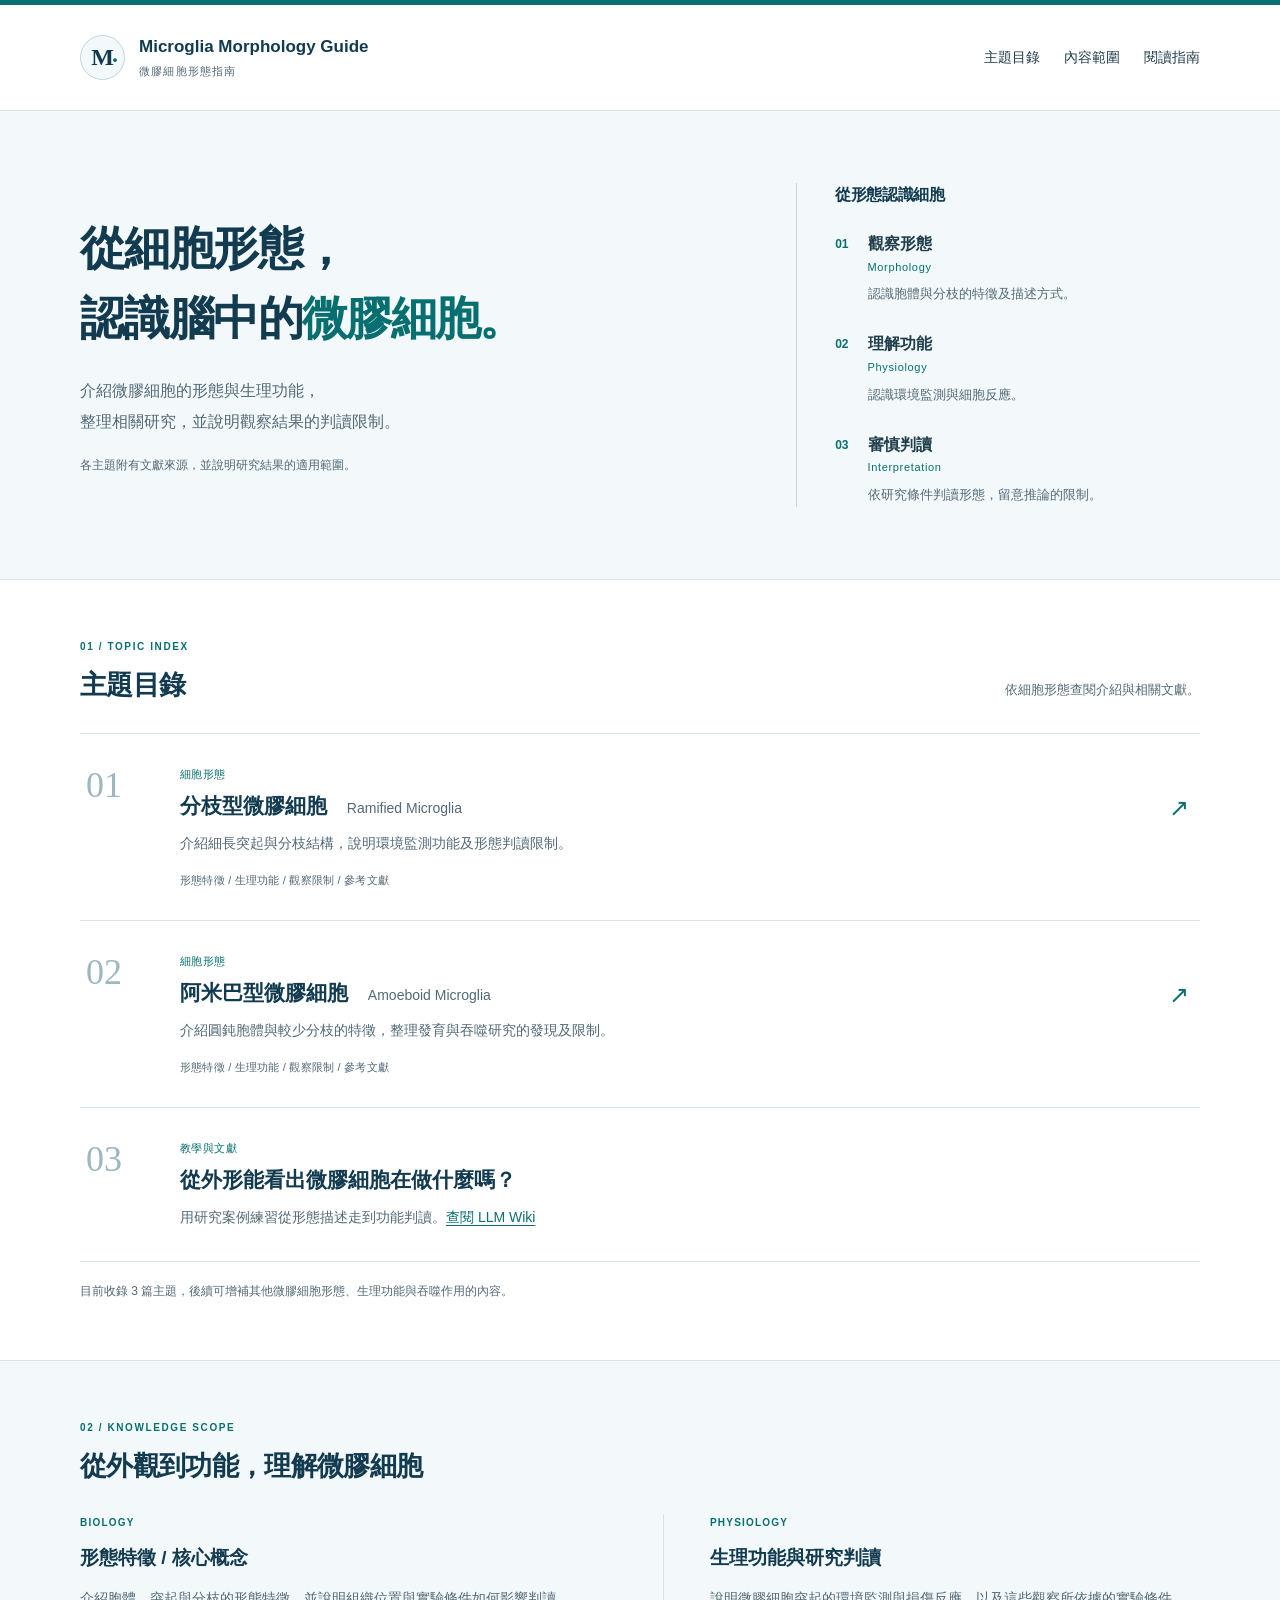
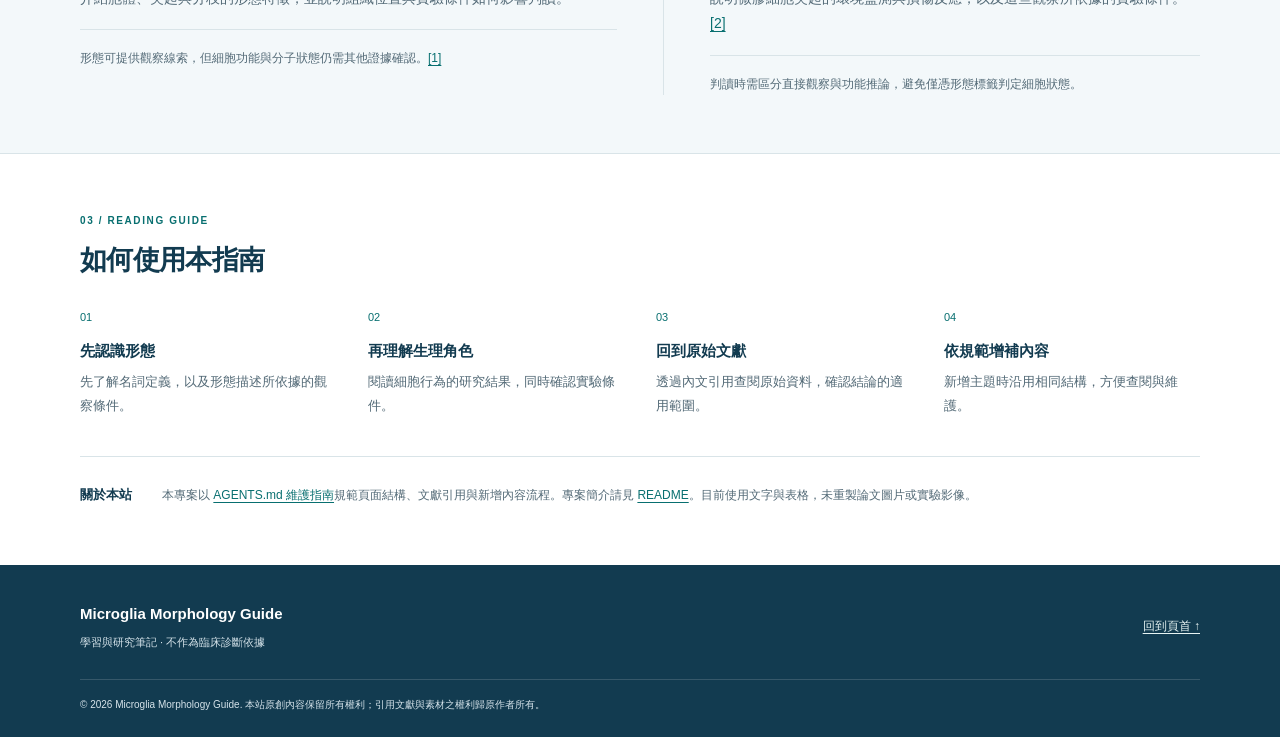
<file: index.html>
<!doctype html>
<html lang="zh-Hant">
<head>
  <meta charset="utf-8">
  <meta name="viewport" content="width=device-width, initial-scale=1">
  <meta name="description" content="微膠細胞形態指南：整理細胞形態、生理功能與研究判讀，建立有文獻來源、可持續擴充的學習筆記。">
  <meta name="theme-color" content="#123b50">
  <title>Microglia Morphology Guide | 微膠細胞形態指南</title>
  <link rel="stylesheet" href="css/style.css">
</head>
<body>
  <a class="skip-link" href="#main-content">跳至主要內容</a>
  <header class="site-header">
    <div class="container header-inner">
      <a class="brand" href="index.html" aria-label="Microglia Morphology Guide 首頁">
        <span class="brand-mark" aria-hidden="true">M<span>·</span></span>
        <span>Microglia Morphology Guide<span class="brand-subtitle">微膠細胞形態指南</span></span>
      </a>
      <nav class="main-nav" aria-label="主要導覽">
        <a href="#topics">主題目錄</a>
        <a href="#scope">內容範圍</a>
        <a href="#reading-guide">閱讀指南</a>
      </nav>
    </div>
  </header>

  <main id="main-content" tabindex="-1">
    <section class="hero" aria-labelledby="hero-title">
      <div class="container hero-inner">
        <div class="hero-copy">
          <h1 id="hero-title">從細胞形態，<br>認識腦中的<span class="accent">微膠細胞。</span></h1>
          <p class="hero-description">介紹微膠細胞的形態與生理功能，<br class="desktop-break">整理相關研究，並說明觀察結果的判讀限制。</p>
          <p class="hero-note">各主題附有文獻來源，並說明研究結果的適用範圍。</p>
        </div>
        <aside class="reading-path" aria-label="指南閱讀路徑">
          <h2>從形態認識細胞</h2>
          <ol>
            <li><span class="path-number" aria-hidden="true">01</span><div><strong>觀察形態</strong><span lang="en">Morphology</span><p>認識胞體與分枝的特徵及描述方式。</p></div></li>
            <li><span class="path-number" aria-hidden="true">02</span><div><strong>理解功能</strong><span lang="en">Physiology</span><p>認識環境監測與細胞反應。</p></div></li>
            <li><span class="path-number" aria-hidden="true">03</span><div><strong>審慎判讀</strong><span lang="en">Interpretation</span><p>依研究條件判讀形態，留意推論的限制。</p></div></li>
          </ol>
        </aside>
      </div>
    </section>

    <section id="topics" class="container section" aria-labelledby="topics-title">
      <div class="section-heading">
        <div><p class="section-index" lang="en">01 / TOPIC INDEX</p><h2 id="topics-title">主題目錄</h2></div>
        <p>依細胞形態查閱介紹與相關文獻。</p>
      </div>
      <ul id="topic-list" class="topic-list">
        <li class="topic-item">
          <span class="topic-number" aria-hidden="true">01</span>
          <div>
            <p class="topic-kind">細胞形態</p>
            <h3><a href="pages/ramified-microglia.html">分枝型微膠細胞 <span lang="en">Ramified Microglia</span><span class="topic-arrow" aria-hidden="true">↗</span></a></h3>
            <p>介紹細長突起與分枝結構，說明環境監測功能及形態判讀限制。</p>
            <p class="topic-meta">形態特徵 / 生理功能 / 觀察限制 / 參考文獻</p>
          </div>
        </li>
        <li class="topic-item">
          <span class="topic-number" aria-hidden="true">02</span>
          <div>
            <p class="topic-kind">細胞形態</p>
            <h3><a href="pages/amoeboid-microglia.html">阿米巴型微膠細胞 <span lang="en">Amoeboid Microglia</span><span class="topic-arrow" aria-hidden="true">↗</span></a></h3>
            <p>介紹圓鈍胞體與較少分枝的特徵，整理發育與吞噬研究的發現及限制。</p>
            <p class="topic-meta">形態特徵 / 生理功能 / 觀察限制 / 參考文獻</p>
          </div>
        </li>
        <li class="topic-item">
          <span class="topic-number" aria-hidden="true">03</span>
          <div>
            <p class="topic-kind">教學與文獻</p>
            <h3><a href="pages/microglia-morphology-slides.html">從外形能看出微膠細胞在做什麼嗎？</a></h3>
            <p>用研究案例練習從形態描述走到功能判讀。<a href="pages/microglia-wiki.html">查閱 LLM Wiki</a></p>
          </div>
        </li>
        <!-- 新主題加入此處 -->
      </ul>
      <p class="section-note">目前收錄 3 篇主題，後續可增補其他微膠細胞形態、生理功能與吞噬作用的內容。</p>
    </section>

    <section id="scope" class="scope-section" aria-labelledby="scope-title">
      <div class="container section">
        <div class="section-heading">
          <div><p class="section-index" lang="en">02 / KNOWLEDGE SCOPE</p><h2 id="scope-title">從外觀到功能，理解微膠細胞</h2></div>
        </div>
        <div class="scope-grid">
          <section class="scope-panel" aria-labelledby="morphology-title">
            <span class="panel-label" lang="en">BIOLOGY</span>
            <h3 id="morphology-title">形態特徵 / 核心概念</h3>
            <p>介紹胞體、突起與分枝的形態特徵，並說明組織位置與實驗條件如何影響判讀。</p>
            <p class="scope-detail">形態可提供觀察線索，但細胞功能與分子狀態仍需其他證據確認。<a href="pages/ramified-microglia.html#ref-1" aria-label="形態與細胞狀態的參考資料">[1]</a></p>
          </section>
          <section class="scope-panel" aria-labelledby="physiology-title">
            <span class="panel-label" lang="en">PHYSIOLOGY</span>
            <h3 id="physiology-title">生理功能與研究判讀</h3>
            <p>說明微膠細胞突起的環境監測與損傷反應，以及這些觀察所依據的實驗條件。<a href="pages/ramified-microglia.html#ref-2" aria-label="微膠細胞動態監測的參考資料">[2]</a></p>
            <p class="scope-detail">判讀時需區分直接觀察與功能推論，避免僅憑形態標籤判定細胞狀態。</p>
          </section>
        </div>
      </div>
    </section>

    <section id="reading-guide" class="container section" aria-labelledby="guide-title">
      <div class="section-heading">
        <div><p class="section-index" lang="en">03 / READING GUIDE</p><h2 id="guide-title">如何使用本指南</h2></div>
      </div>
      <ol class="guide-grid">
        <li><span class="guide-number">01</span><h3>先認識形態</h3><p>先了解名詞定義，以及形態描述所依據的觀察條件。</p></li>
        <li><span class="guide-number">02</span><h3>再理解生理角色</h3><p>閱讀細胞行為的研究結果，同時確認實驗條件。</p></li>
        <li><span class="guide-number">03</span><h3>回到原始文獻</h3><p>透過內文引用查閱原始資料，確認結論的適用範圍。</p></li>
        <li><span class="guide-number">04</span><h3>依規範增補內容</h3><p>新增主題時沿用相同結構，方便查閱與維護。</p></li>
      </ol>
      <div class="editorial-note"><strong>關於本站</strong><p>本專案以 <a href="AGENTS.md">AGENTS.md 維護指南</a>規範頁面結構、文獻引用與新增內容流程。專案簡介請見 <a href="README.md">README</a>。目前使用文字與表格，未重製論文圖片或實驗影像。</p></div>
    </section>
  </main>

  <footer class="site-footer">
    <div class="container footer-inner">
      <div><p class="footer-brand">Microglia Morphology Guide</p><p>學習與研究筆記 · 不作為臨床診斷依據</p></div>
      <a href="#main-content">回到頁首 ↑</a>
    </div>
    <div class="container copyright"><p>© 2026 Microglia Morphology Guide. 本站原創內容保留所有權利；引用文獻與素材之權利歸原作者所有。</p></div>
  </footer>
</body>
</html>
</file>
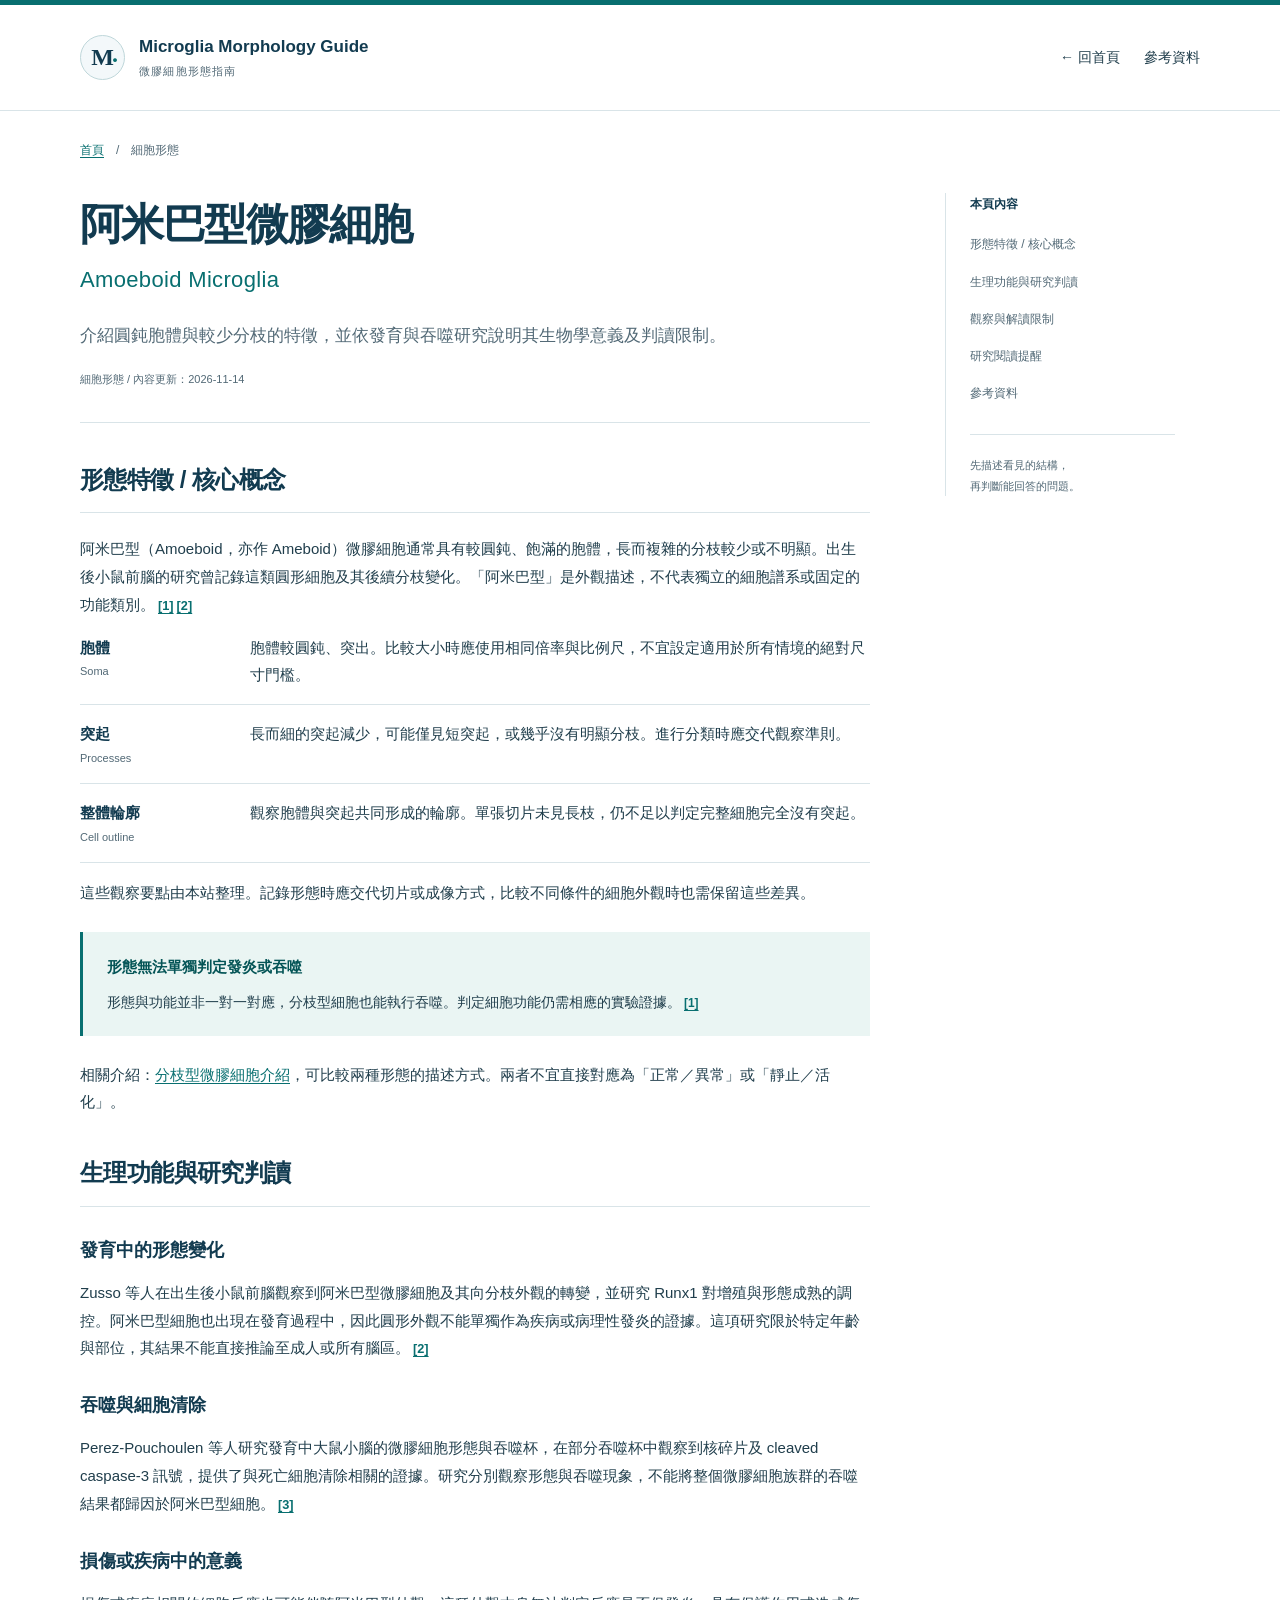
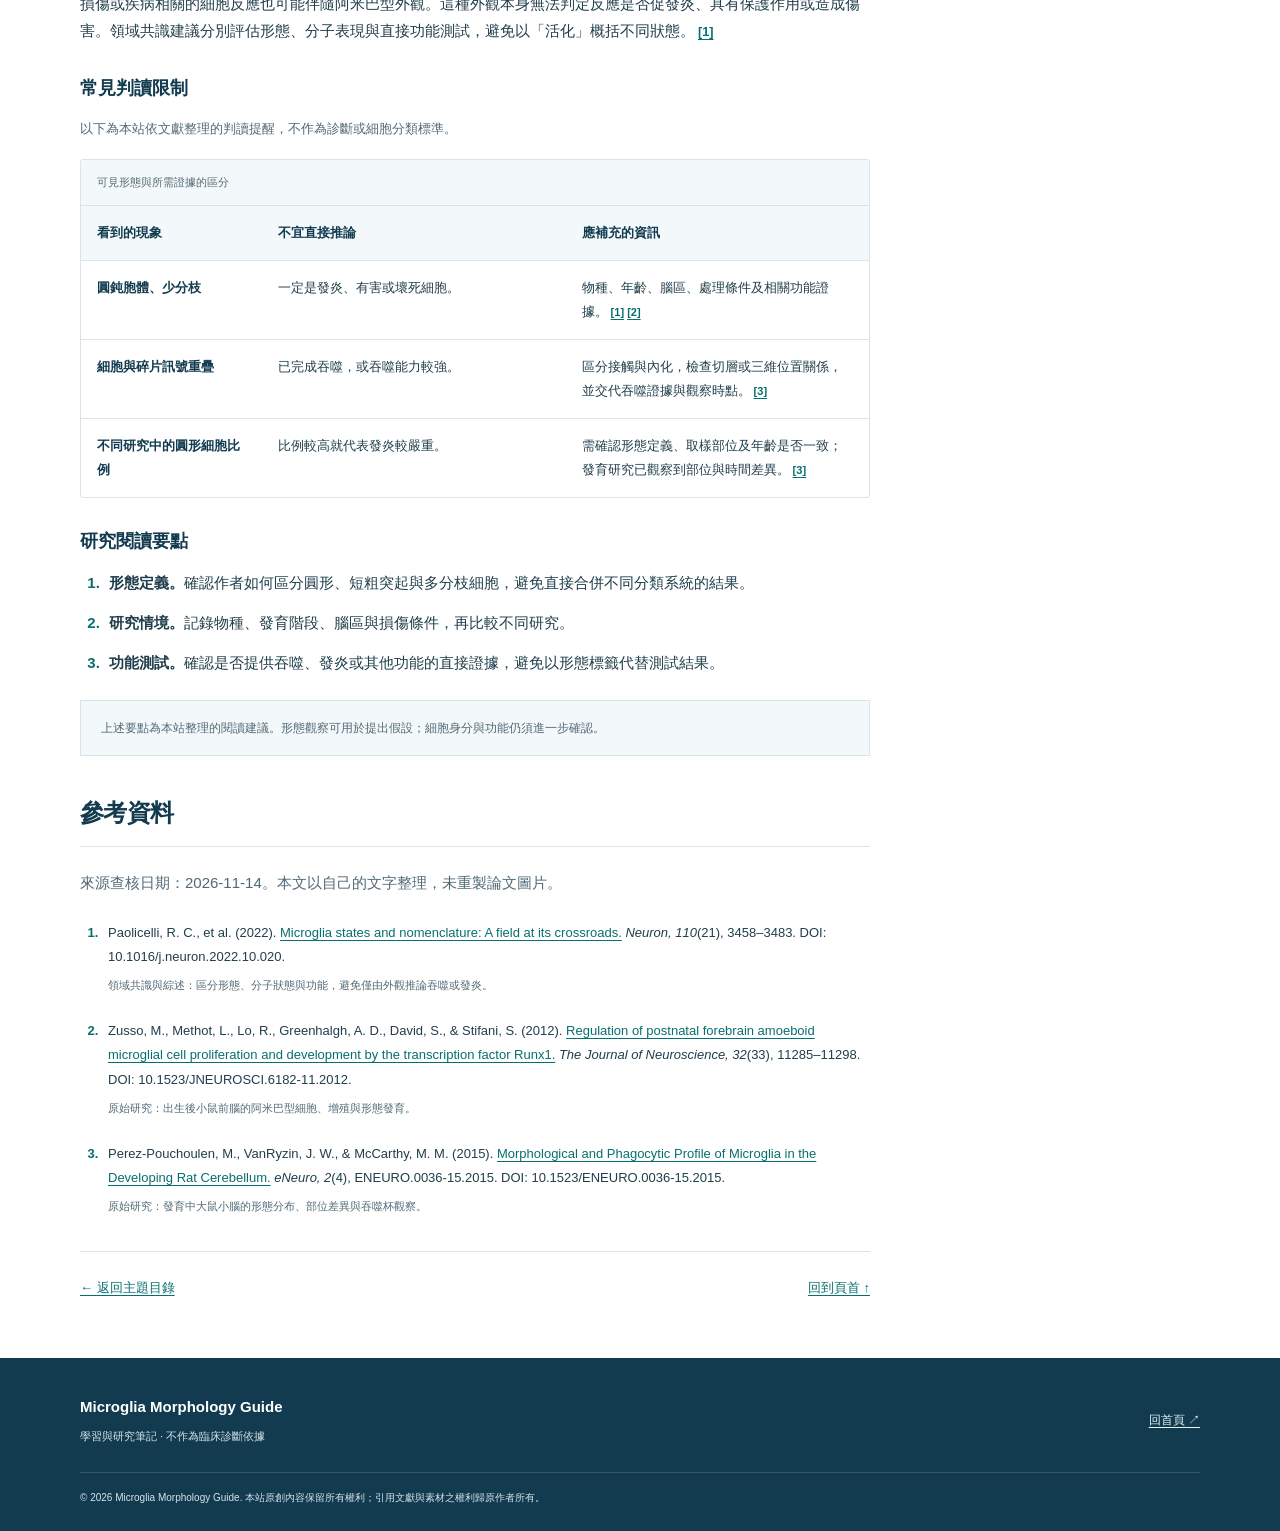
<file: pages/amoeboid-microglia.html>
<!doctype html>
<html lang="zh-Hant">
<head>
  <meta charset="utf-8">
  <meta name="viewport" content="width=device-width, initial-scale=1">
  <meta name="description" content="認識阿米巴型微膠細胞（Amoeboid Microglia）的圓鈍胞體與較少分枝，了解發育、吞噬相關研究及形態不等同功能的判讀限制。">
  <meta name="theme-color" content="#123b50">
  <title>阿米巴型微膠細胞 Amoeboid Microglia | Microglia Morphology Guide</title>
  <link rel="stylesheet" href="../css/style.css">
</head>
<body>
  <a class="skip-link" href="#main-content">跳至主要內容</a>
  <header class="site-header">
    <div class="container header-inner">
      <a class="brand" href="../index.html" aria-label="Microglia Morphology Guide 首頁">
        <span class="brand-mark" aria-hidden="true">M<span>·</span></span>
        <span>Microglia Morphology Guide<span class="brand-subtitle">微膠細胞形態指南</span></span>
      </a>
      <nav class="main-nav" aria-label="主要導覽"><a href="../index.html">← 回首頁</a><a href="#references">參考資料</a></nav>
    </div>
  </header>

  <main id="main-content" class="container article-main" tabindex="-1">
    <nav class="breadcrumbs" aria-label="麵包屑"><a href="../index.html">首頁</a><span aria-hidden="true">/</span><span>細胞形態</span></nav>
    <div class="article-layout">
      <article class="article-content">
        <header class="article-heading">
          <h1>阿米巴型微膠細胞<span class="english-title" lang="en">Amoeboid Microglia</span></h1>
          <p class="article-lead">介紹圓鈍胞體與較少分枝的特徵，並依發育與吞噬研究說明其生物學意義及判讀限制。</p>
          <p class="metadata">細胞形態<span aria-hidden="true"> / </span>內容更新：<time datetime="2026-11-14">2026-11-14</time></p>
        </header>

        <section id="concept" class="article-section" aria-labelledby="concept-title">
          <h2 id="concept-title">形態特徵 / 核心概念</h2>
          <p>阿米巴型（Amoeboid，亦作 Ameboid）微膠細胞通常具有較圓鈍、飽滿的胞體，長而複雜的分枝較少或不明顯。出生後小鼠前腦的研究曾記錄這類圓形細胞及其後續分枝變化。「阿米巴型」是外觀描述，不代表獨立的細胞譜系或固定的功能類別。<a class="citation" href="#ref-1" aria-label="參考資料 1">[1]</a><a class="citation" href="#ref-2" aria-label="參考資料 2">[2]</a></p>
          <dl class="feature-list">
            <div><dt>胞體 <span lang="en">Soma</span></dt><dd>胞體較圓鈍、突出。比較大小時應使用相同倍率與比例尺，不宜設定適用於所有情境的絕對尺寸門檻。</dd></div>
            <div><dt>突起 <span lang="en">Processes</span></dt><dd>長而細的突起減少，可能僅見短突起，或幾乎沒有明顯分枝。進行分類時應交代觀察準則。</dd></div>
            <div><dt>整體輪廓 <span lang="en">Cell outline</span></dt><dd>觀察胞體與突起共同形成的輪廓。單張切片未見長枝，仍不足以判定完整細胞完全沒有突起。</dd></div>
          </dl>
          <p>這些觀察要點由本站整理。記錄形態時應交代切片或成像方式，比較不同條件的細胞外觀時也需保留這些差異。</p>
          <div class="callout"><strong>形態無法單獨判定發炎或吞噬</strong><p>形態與功能並非一對一對應，分枝型細胞也能執行吞噬。判定細胞功能仍需相應的實驗證據。<a class="citation" href="#ref-1" aria-label="參考資料 1">[1]</a></p></div>
          <p>相關介紹：<a href="ramified-microglia.html">分枝型微膠細胞介紹</a>，可比較兩種形態的描述方式。兩者不宜直接對應為「正常／異常」或「靜止／活化」。</p>
        </section>

        <section id="physiology" class="article-section" aria-labelledby="physiology-title">
          <h2 id="physiology-title">生理功能與研究判讀</h2>
          <h3>發育中的形態變化</h3>
          <p>Zusso 等人在出生後小鼠前腦觀察到阿米巴型微膠細胞及其向分枝外觀的轉變，並研究 Runx1 對增殖與形態成熟的調控。阿米巴型細胞也出現在發育過程中，因此圓形外觀不能單獨作為疾病或病理性發炎的證據。這項研究限於特定年齡與部位，其結果不能直接推論至成人或所有腦區。<a class="citation" href="#ref-2" aria-label="參考資料 2">[2]</a></p>

          <h3>吞噬與細胞清除</h3>
          <p>Perez-Pouchoulen 等人研究發育中大鼠小腦的微膠細胞形態與吞噬杯，在部分吞噬杯中觀察到核碎片及 cleaved caspase-3 訊號，提供了與死亡細胞清除相關的證據。研究分別觀察形態與吞噬現象，不能將整個微膠細胞族群的吞噬結果都歸因於阿米巴型細胞。<a class="citation" href="#ref-3" aria-label="參考資料 3">[3]</a></p>

          <h3>損傷或疾病中的意義</h3>
          <p>損傷或疾病相關的細胞反應也可能伴隨阿米巴型外觀。這種外觀本身無法判定反應是否促發炎、具有保護作用或造成傷害。領域共識建議分別評估形態、分子表現與直接功能測試，避免以「活化」概括不同狀態。<a class="citation" href="#ref-1" aria-label="參考資料 1">[1]</a></p>

          <h3 id="observation">常見判讀限制</h3>
          <p class="table-intro">以下為本站依文獻整理的判讀提醒，不作為診斷或細胞分類標準。</p>
          <div class="table-scroll" role="region" aria-label="阿米巴型微膠細胞判讀限制表，可橫向捲動" tabindex="0">
            <table>
              <caption>可見形態與所需證據的區分</caption>
              <thead><tr><th scope="col">看到的現象</th><th scope="col">不宜直接推論</th><th scope="col">應補充的資訊</th></tr></thead>
              <tbody>
                <tr><th scope="row">圓鈍胞體、少分枝</th><td>一定是發炎、有害或壞死細胞。</td><td>物種、年齡、腦區、處理條件及相關功能證據。<a class="citation" href="#ref-1" aria-label="參考資料 1">[1]</a><a class="citation" href="#ref-2" aria-label="參考資料 2">[2]</a></td></tr>
                <tr><th scope="row">細胞與碎片訊號重疊</th><td>已完成吞噬，或吞噬能力較強。</td><td>區分接觸與內化，檢查切層或三維位置關係，並交代吞噬證據與觀察時點。<a class="citation" href="#ref-3" aria-label="參考資料 3">[3]</a></td></tr>
                <tr><th scope="row">不同研究中的圓形細胞比例</th><td>比例較高就代表發炎較嚴重。</td><td>需確認形態定義、取樣部位及年齡是否一致；發育研究已觀察到部位與時間差異。<a class="citation" href="#ref-3" aria-label="參考資料 3">[3]</a></td></tr>
              </tbody>
            </table>
          </div>

          <h3 id="reading-notes">研究閱讀要點</h3>
          <ol class="workflow-list">
            <li><strong>形態定義。</strong>確認作者如何區分圓形、短粗突起與多分枝細胞，避免直接合併不同分類系統的結果。</li>
            <li><strong>研究情境。</strong>記錄物種、發育階段、腦區與損傷條件，再比較不同研究。</li>
            <li><strong>功能測試。</strong>確認是否提供吞噬、發炎或其他功能的直接證據，避免以形態標籤代替測試結果。</li>
          </ol>
          <p class="small-note">上述要點為本站整理的閱讀建議。形態觀察可用於提出假設；細胞身分與功能仍須進一步確認。</p>
        </section>

        <section id="references" class="article-section" aria-labelledby="references-title">
          <h2 id="references-title">參考資料</h2>
          <p class="metadata">來源查核日期：2026-11-14。本文以自己的文字整理，未重製論文圖片。</p>
          <ol class="references">
            <li id="ref-1"><span>Paolicelli, R. C., et al. (2022).</span> <a href="https://pmc.ncbi.nlm.nih.gov/articles/PMC9999291/" lang="en">Microglia states and nomenclature: A field at its crossroads.</a> <cite lang="en">Neuron, 110</cite>(21), 3458–3483. DOI: 10.1016/j.neuron.2022.10.020.<p>領域共識與綜述：區分形態、分子狀態與功能，避免僅由外觀推論吞噬或發炎。</p></li>
            <li id="ref-2"><span>Zusso, M., Methot, L., Lo, R., Greenhalgh, A. D., David, S., &amp; Stifani, S. (2012).</span> <a href="https://pubmed.ncbi.nlm.nih.gov/22895712/" lang="en">Regulation of postnatal forebrain amoeboid microglial cell proliferation and development by the transcription factor Runx1.</a> <cite lang="en">The Journal of Neuroscience, 32</cite>(33), 11285–11298. DOI: 10.1523/JNEUROSCI.6182-11.2012.<p>原始研究：出生後小鼠前腦的阿米巴型細胞、增殖與形態發育。</p></li>
            <li id="ref-3"><span>Perez-Pouchoulen, M., VanRyzin, J. W., &amp; McCarthy, M. M. (2015).</span> <a href="https://pubmed.ncbi.nlm.nih.gov/26464992/" lang="en">Morphological and Phagocytic Profile of Microglia in the Developing Rat Cerebellum.</a> <cite lang="en">eNeuro, 2</cite>(4), ENEURO.0036-15.2015. DOI: 10.1523/ENEURO.0036-15.2015.<p>原始研究：發育中大鼠小腦的形態分布、部位差異與吞噬杯觀察。</p></li>
          </ol>
        </section>
        <nav class="article-bottom" aria-label="文章結尾導覽"><a href="../index.html#topics">← 返回主題目錄</a><a href="#main-content">回到頁首 ↑</a></nav>
      </article>

      <aside class="article-sidebar" aria-label="本頁目錄">
        <div class="sidebar-inner"><p class="sidebar-title">本頁內容</p><nav aria-label="頁內導覽"><a href="#concept">形態特徵 / 核心概念</a><a href="#physiology">生理功能與研究判讀</a><a href="#observation">觀察與解讀限制</a><a href="#reading-notes">研究閱讀提醒</a><a href="#references">參考資料</a></nav><p class="sidebar-note">先描述看見的結構，<br>再判斷能回答的問題。</p></div>
      </aside>
    </div>
  </main>

  <footer class="site-footer">
    <div class="container footer-inner"><div><p class="footer-brand">Microglia Morphology Guide</p><p>學習與研究筆記 · 不作為臨床診斷依據</p></div><a href="../index.html">回首頁 ↗</a></div>
    <div class="container copyright"><p>© 2026 Microglia Morphology Guide. 本站原創內容保留所有權利；引用文獻與素材之權利歸原作者所有。</p></div>
  </footer>
</body>
</html>
</file>
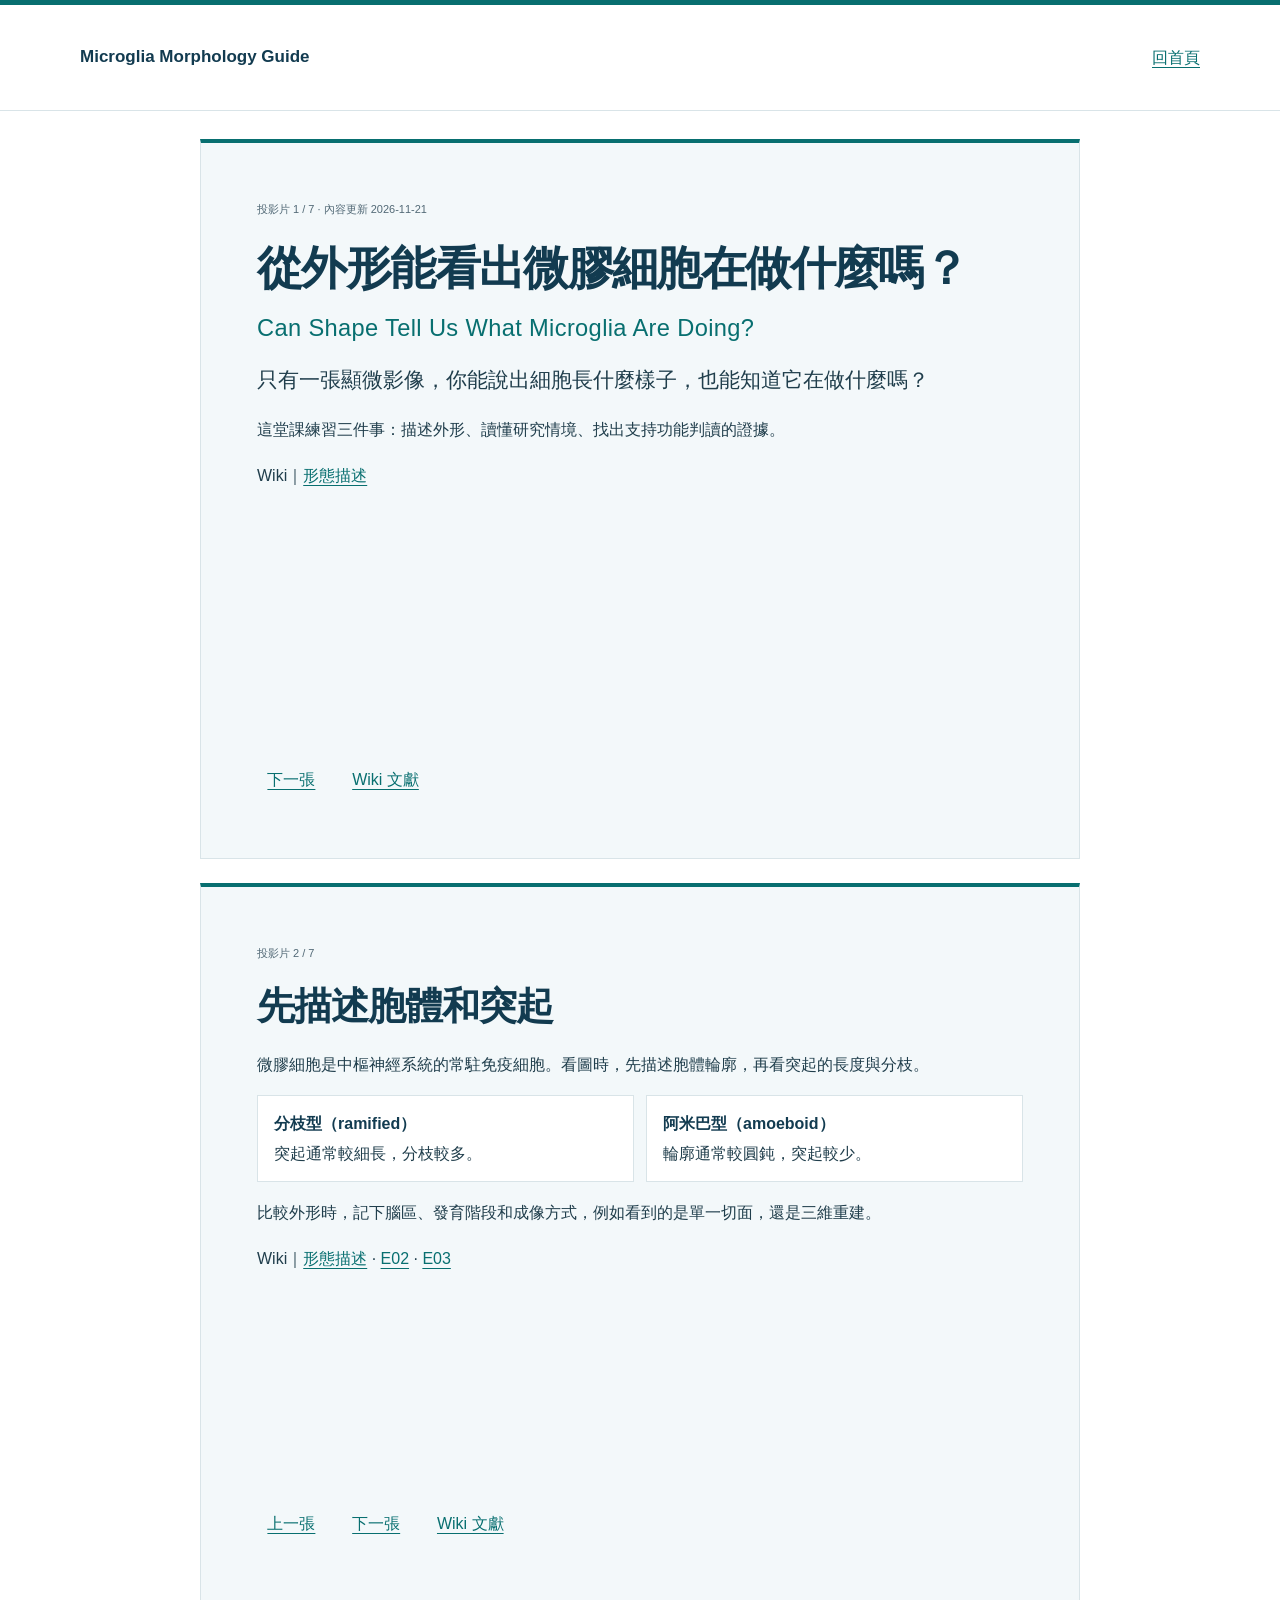
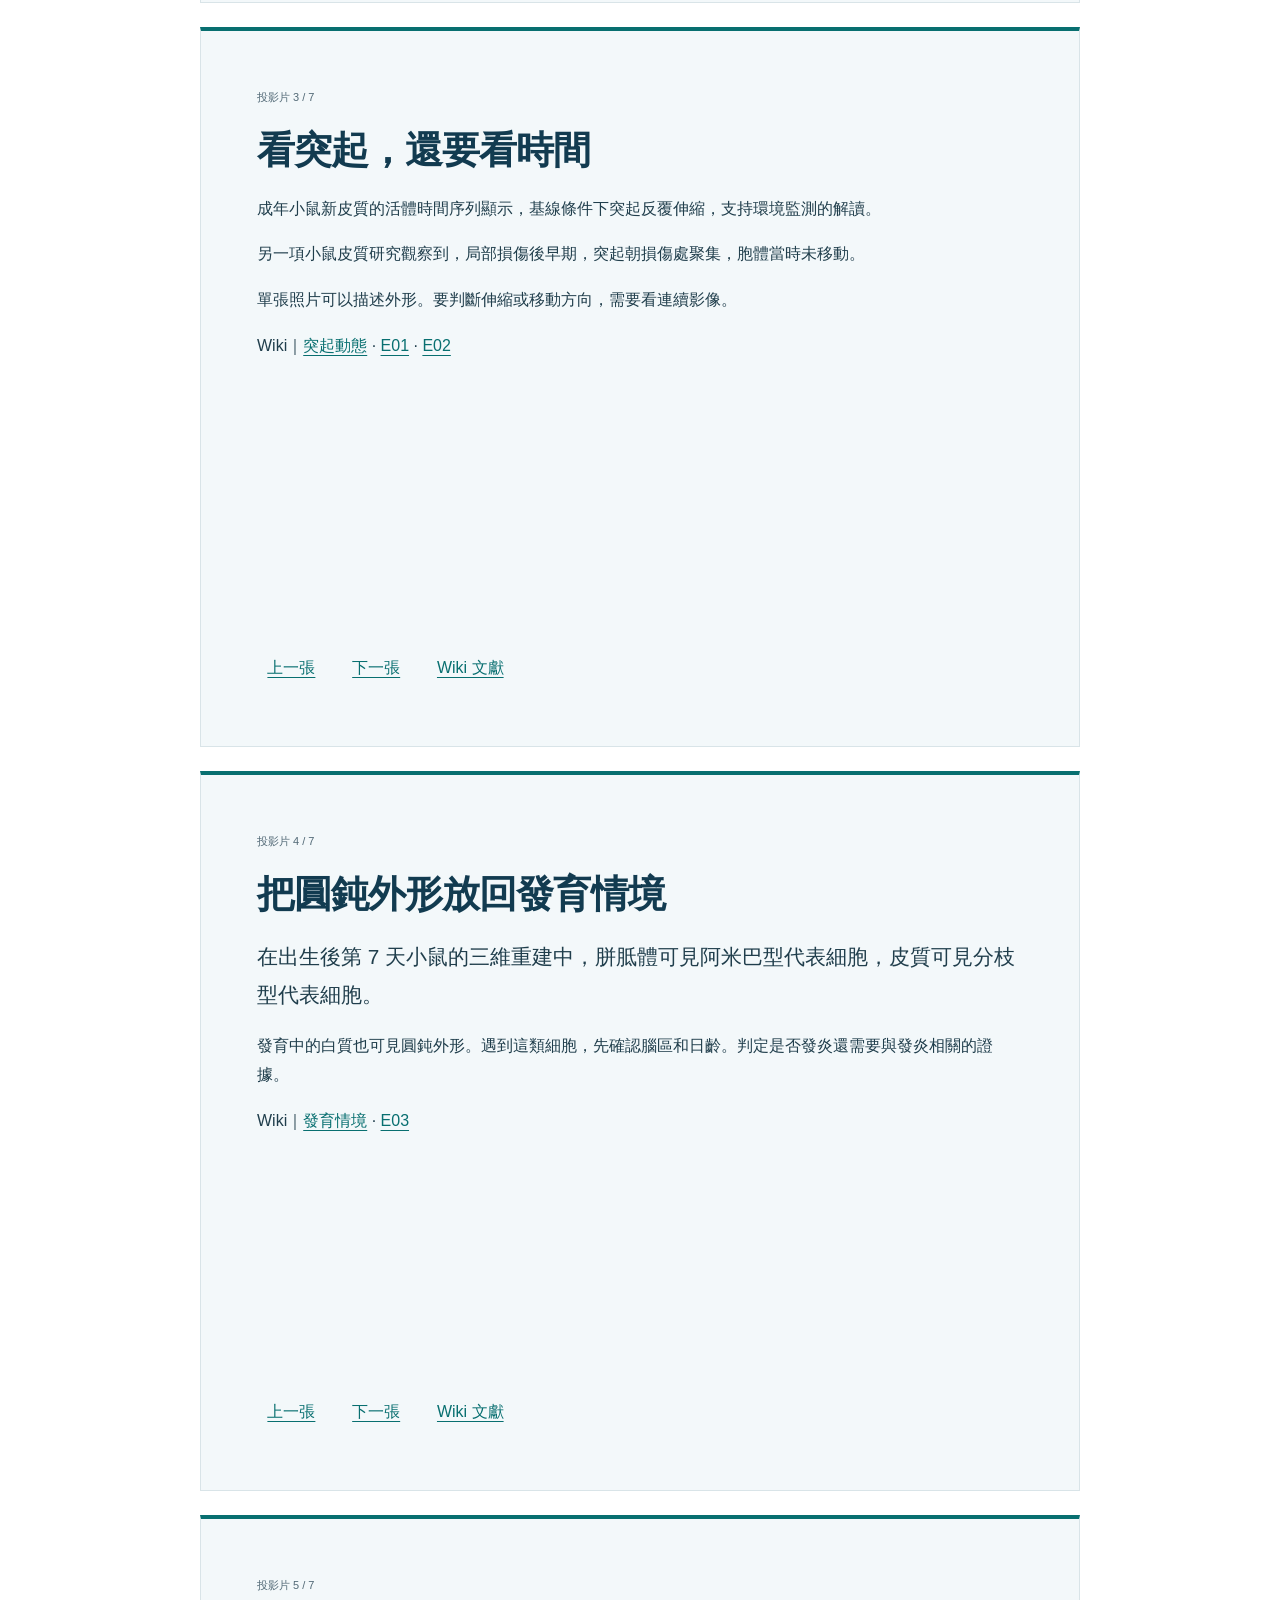
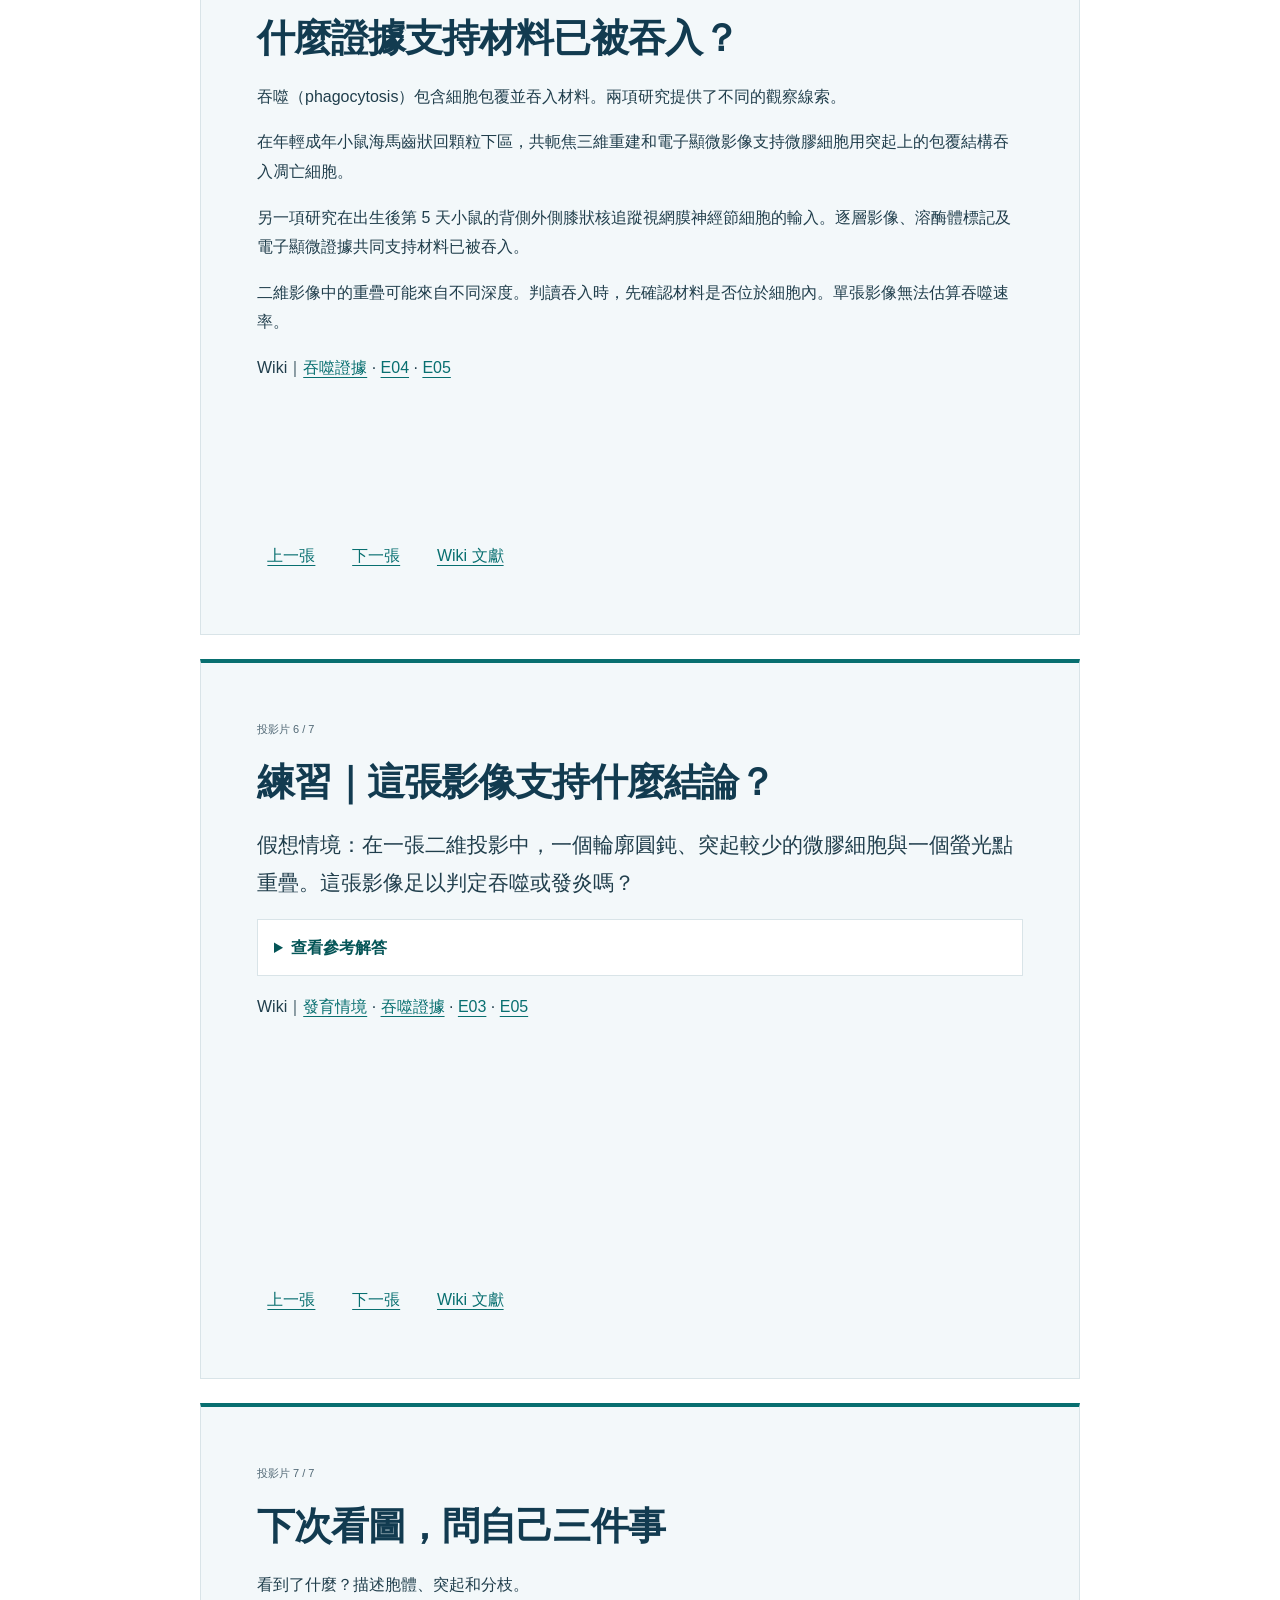
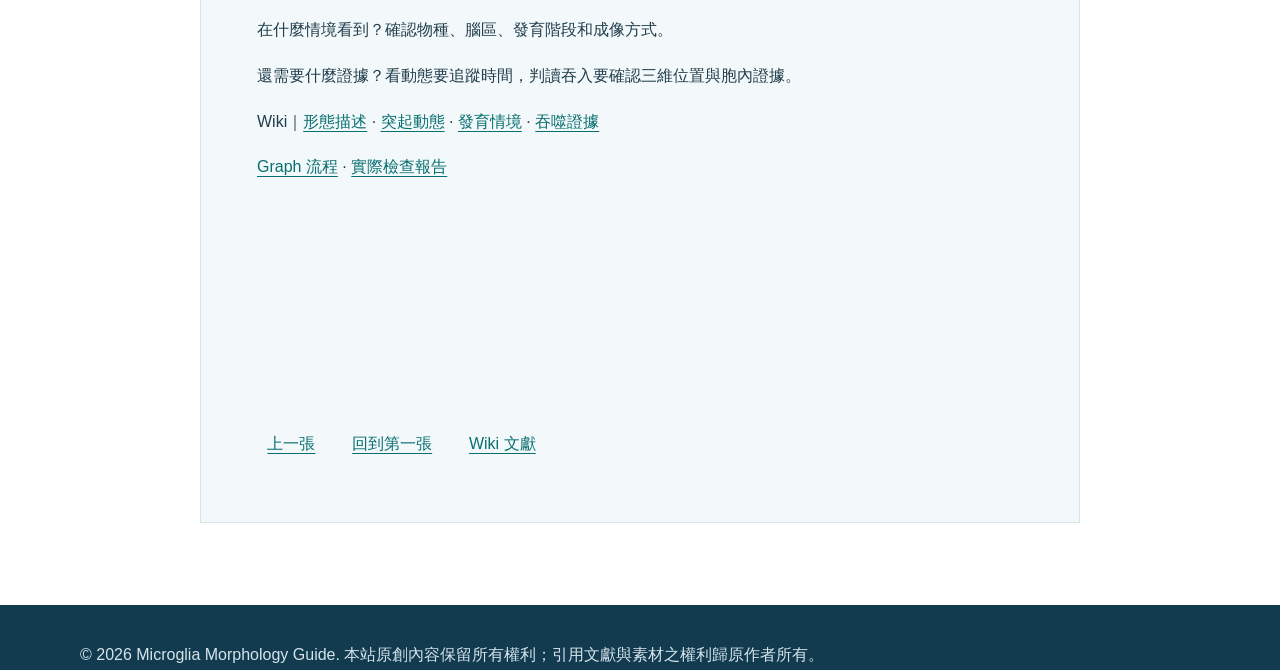
<file: pages/microglia-morphology-slides.html>
<!doctype html>
<html lang="zh-Hant">
<head>
  <meta charset="utf-8">
  <meta name="viewport" content="width=device-width, initial-scale=1">
  <meta name="description" content="從微膠細胞外形到功能的文獻證據與教學。">
  <link rel="stylesheet" href="../css/style.css">
  <title>從外形能看出微膠細胞在做什麼嗎？ | Microglia Morphology Guide</title>
</head>
<body>
  <a class="skip-link" href="#main-content">跳至主要內容</a>
  <header class="site-header"><div class="container header-inner">
    <a class="brand" href="../index.html">Microglia Morphology Guide</a>
    <nav aria-label="主要導覽"><a href="../index.html">回首頁</a></nav>
  </div></header>
  <main id="main-content" class="container article-main" tabindex="-1">
    <article class="lesson-deck">
      <section id="slide-1" class="lesson-slide" aria-labelledby="slide-title-1">
        <p class="metadata">投影片 1 / 7 · 內容更新 <time datetime="2026-11-21">2026-11-21</time></p>
        <h1 id="slide-title-1">從外形能看出微膠細胞在做什麼嗎？<span class="english-title" lang="en">Can Shape Tell Us What Microglia Are Doing?</span></h1>
        <p class="slide-lead">只有一張顯微影像，你能說出細胞長什麼樣子，也能知道它在做什麼嗎？</p>
        <p>這堂課練習三件事：描述外形、讀懂研究情境、找出支持功能判讀的證據。</p>
        <p>Wiki｜<a href="microglia-wiki.html#shape">形態描述</a></p>
        <nav class="slide-nav" aria-label="第 1 張投影片導覽">
          <a href="#slide-2">下一張</a> <a href="microglia-wiki.html#references">Wiki 文獻</a>
        </nav>
      </section>
      <section id="slide-2" class="lesson-slide" aria-labelledby="slide-title-2">
        <p class="metadata">投影片 2 / 7</p>
        <h2 id="slide-title-2">先描述胞體和突起</h2>
        <p>微膠細胞是中樞神經系統的常駐免疫細胞。看圖時，先描述胞體輪廓，再看突起的長度與分枝。</p>
        <dl class="slide-compare">
          <div><dt>分枝型（ramified）</dt><dd>突起通常較細長，分枝較多。</dd></div>
          <div><dt>阿米巴型（amoeboid）</dt><dd>輪廓通常較圓鈍，突起較少。</dd></div>
        </dl>
        <p>比較外形時，記下腦區、發育階段和成像方式，例如看到的是單一切面，還是三維重建。</p>
        <p>Wiki｜<a href="microglia-wiki.html#shape">形態描述</a> · <a href="microglia-wiki.html#ref-2">E02</a> · <a href="microglia-wiki.html#ref-3">E03</a></p>
        <nav class="slide-nav" aria-label="第 2 張投影片導覽">
          <a href="#slide-1">上一張</a> <a href="#slide-3">下一張</a> <a href="microglia-wiki.html#references">Wiki 文獻</a>
        </nav>
      </section>
      <section id="slide-3" class="lesson-slide" aria-labelledby="slide-title-3">
        <p class="metadata">投影片 3 / 7</p>
        <h2 id="slide-title-3">看突起，還要看時間</h2>
        <p>成年小鼠新皮質的活體時間序列顯示，基線條件下突起反覆伸縮，支持環境監測的解讀。</p>
        <p>另一項小鼠皮質研究觀察到，局部損傷後早期，突起朝損傷處聚集，胞體當時未移動。</p>
        <p>單張照片可以描述外形。要判斷伸縮或移動方向，需要看連續影像。</p>
        <p>Wiki｜<a href="microglia-wiki.html#dynamics">突起動態</a> · <a href="microglia-wiki.html#ref-1">E01</a> · <a href="microglia-wiki.html#ref-2">E02</a></p>
        <nav class="slide-nav" aria-label="第 3 張投影片導覽">
          <a href="#slide-2">上一張</a> <a href="#slide-4">下一張</a> <a href="microglia-wiki.html#references">Wiki 文獻</a>
        </nav>
      </section>
      <section id="slide-4" class="lesson-slide" aria-labelledby="slide-title-4">
        <p class="metadata">投影片 4 / 7</p>
        <h2 id="slide-title-4">把圓鈍外形放回發育情境</h2>
        <p class="slide-lead">在出生後第 7 天小鼠的三維重建中，胼胝體可見阿米巴型代表細胞，皮質可見分枝型代表細胞。</p>
        <p>發育中的白質也可見圓鈍外形。遇到這類細胞，先確認腦區和日齡。判定是否發炎還需要與發炎相關的證據。</p>
        <p>Wiki｜<a href="microglia-wiki.html#context">發育情境</a> · <a href="microglia-wiki.html#ref-3">E03</a></p>
        <nav class="slide-nav" aria-label="第 4 張投影片導覽">
          <a href="#slide-3">上一張</a> <a href="#slide-5">下一張</a> <a href="microglia-wiki.html#references">Wiki 文獻</a>
        </nav>
      </section>
      <section id="slide-5" class="lesson-slide" aria-labelledby="slide-title-5">
        <p class="metadata">投影片 5 / 7</p>
        <h2 id="slide-title-5">什麼證據支持材料已被吞入？</h2>
        <p>吞噬（phagocytosis）包含細胞包覆並吞入材料。兩項研究提供了不同的觀察線索。</p>
        <p>在年輕成年小鼠海馬齒狀回顆粒下區，共軛焦三維重建和電子顯微影像支持微膠細胞用突起上的包覆結構吞入凋亡細胞。</p>
        <p>另一項研究在出生後第 5 天小鼠的背側外側膝狀核追蹤視網膜神經節細胞的輸入。逐層影像、溶酶體標記及電子顯微證據共同支持材料已被吞入。</p>
        <p>二維影像中的重疊可能來自不同深度。判讀吞入時，先確認材料是否位於細胞內。單張影像無法估算吞噬速率。</p>
        <p>Wiki｜<a href="microglia-wiki.html#engulfment">吞噬證據</a> · <a href="microglia-wiki.html#ref-4">E04</a> · <a href="microglia-wiki.html#ref-5">E05</a></p>
        <nav class="slide-nav" aria-label="第 5 張投影片導覽">
          <a href="#slide-4">上一張</a> <a href="#slide-6">下一張</a> <a href="microglia-wiki.html#references">Wiki 文獻</a>
        </nav>
      </section>
      <section id="slide-6" class="lesson-slide" aria-labelledby="slide-title-6">
        <p class="metadata">投影片 6 / 7</p>
        <h2 id="slide-title-6">練習｜這張影像支持什麼結論？</h2>
        <p class="slide-lead">假想情境：在一張二維投影中，一個輪廓圓鈍、突起較少的微膠細胞與一個螢光點重疊。這張影像足以判定吞噬或發炎嗎？</p>
        <details>
          <summary>查看參考解答</summary>
          <p>先記下輪廓、突起和投影上的訊號重疊。要評估吞入，回看逐層影像確認訊號位置，再找獨立的胞內證據。要評估發炎，還需要知道研究情境，並查核與發炎相關的證據。</p>
        </details>
        <p>Wiki｜<a href="microglia-wiki.html#context">發育情境</a> · <a href="microglia-wiki.html#engulfment">吞噬證據</a> · <a href="microglia-wiki.html#ref-3">E03</a> · <a href="microglia-wiki.html#ref-5">E05</a></p>
        <nav class="slide-nav" aria-label="第 6 張投影片導覽">
          <a href="#slide-5">上一張</a> <a href="#slide-7">下一張</a> <a href="microglia-wiki.html#references">Wiki 文獻</a>
        </nav>
      </section>
      <section id="slide-7" class="lesson-slide" aria-labelledby="slide-title-7">
        <p class="metadata">投影片 7 / 7</p>
        <h2 id="slide-title-7">下次看圖，問自己三件事</h2>
        <p>看到了什麼？描述胞體、突起和分枝。</p>
        <p>在什麼情境看到？確認物種、腦區、發育階段和成像方式。</p>
        <p>還需要什麼證據？看動態要追蹤時間，判讀吞入要確認三維位置與胞內證據。</p>
        <p>Wiki｜<a href="microglia-wiki.html#shape">形態描述</a> · <a href="microglia-wiki.html#dynamics">突起動態</a> · <a href="microglia-wiki.html#context">發育情境</a> · <a href="microglia-wiki.html#engulfment">吞噬證據</a></p>
        <p><a href="../docs/workflow.md">Graph 流程</a> · <a href="../docs/microglia-graph-check-report.md">實際檢查報告</a></p>
        <nav class="slide-nav" aria-label="第 7 張投影片導覽">
          <a href="#slide-6">上一張</a> <a href="#slide-1">回到第一張</a> <a href="microglia-wiki.html#references">Wiki 文獻</a>
        </nav>
      </section>
    </article>
  </main>
  <footer class="site-footer"><div class="container">
    <p>© 2026 Microglia Morphology Guide. 本站原創內容保留所有權利；引用文獻與素材之權利歸原作者所有。</p>
  </div></footer>
</body>
</html>
</file>
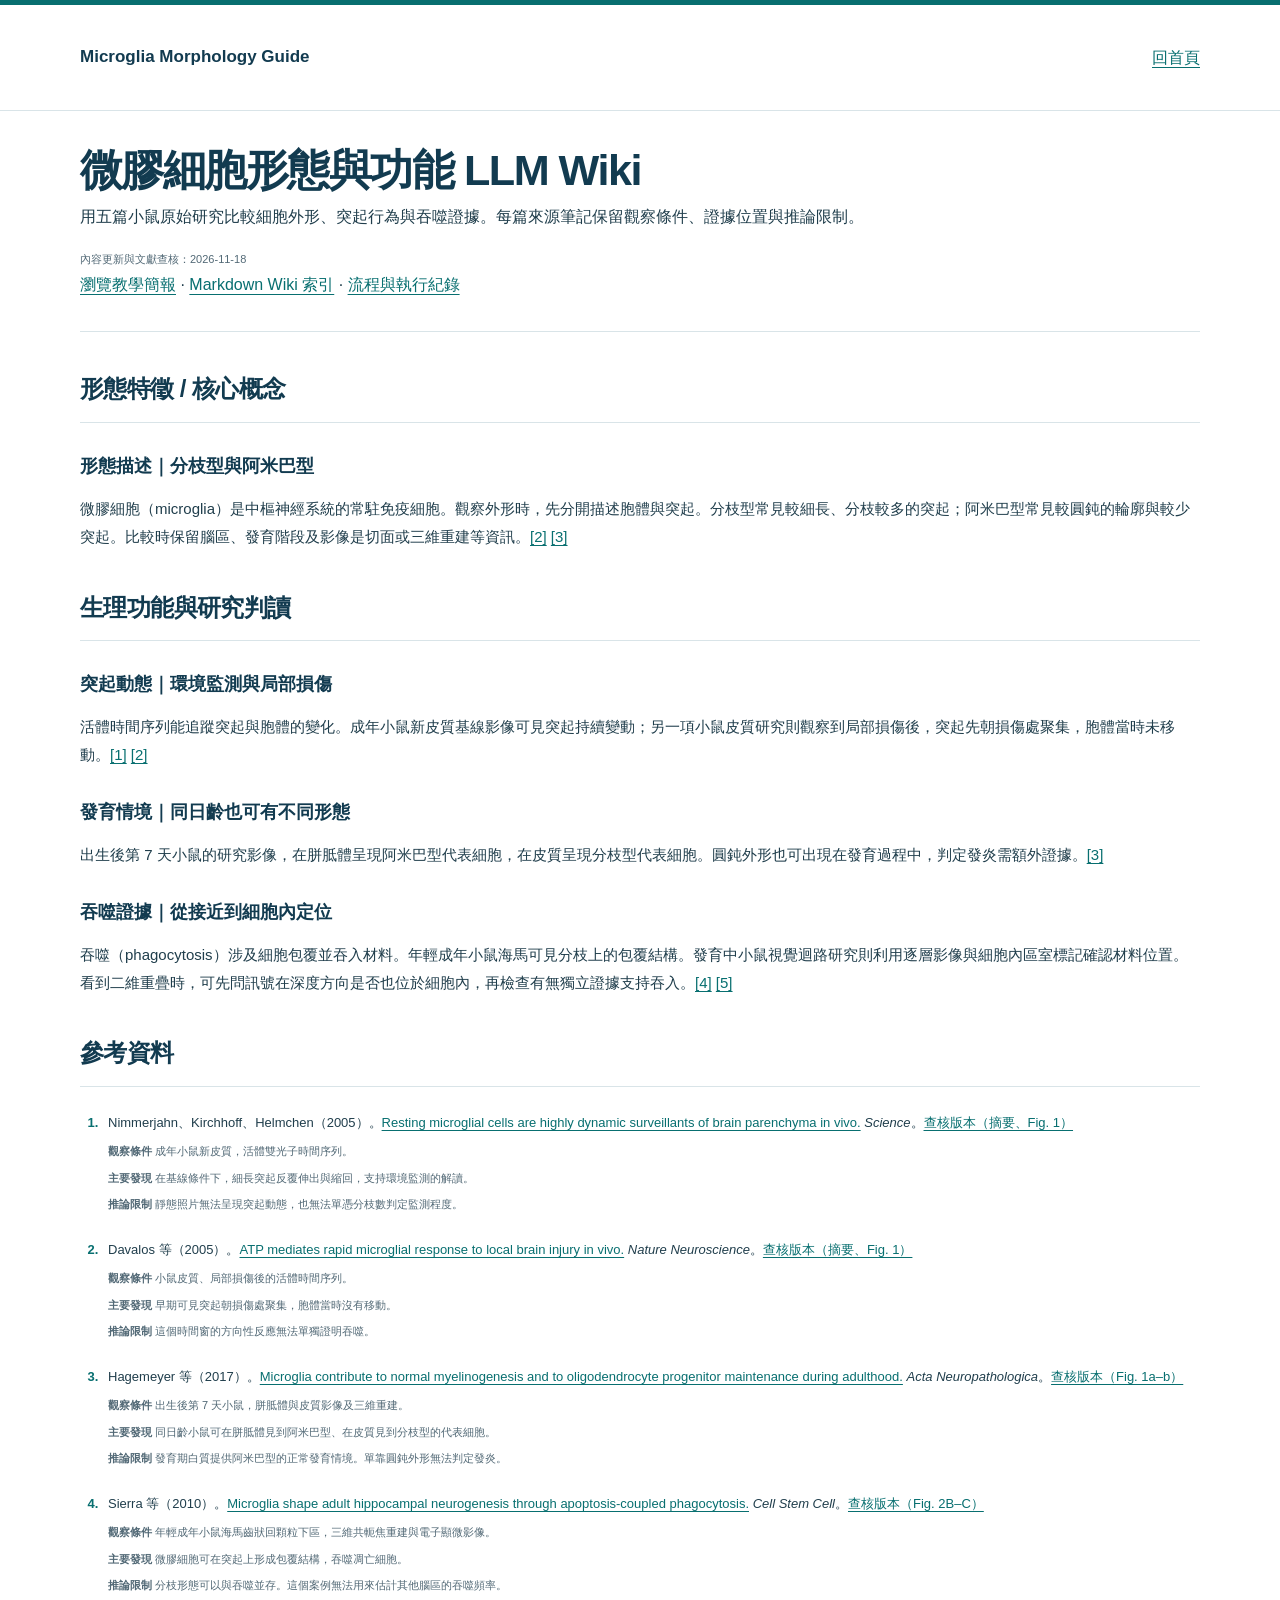
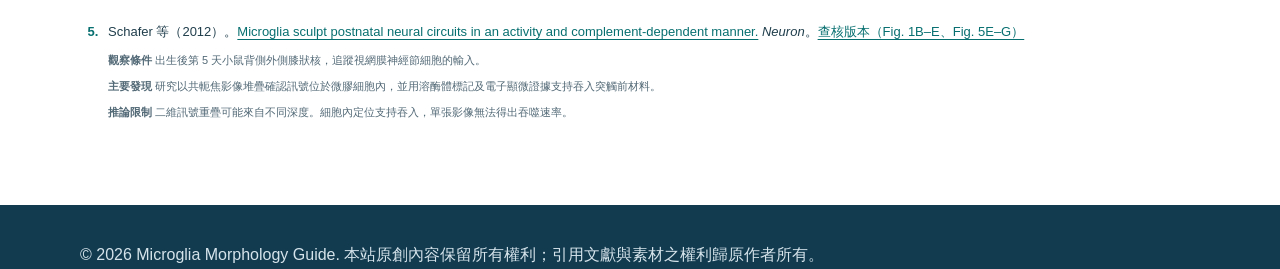
<file: pages/microglia-wiki.html>
<!doctype html>
<html lang="zh-Hant">
<head>
  <meta charset="utf-8">
  <meta name="viewport" content="width=device-width, initial-scale=1">
  <meta name="description" content="從微膠細胞外形到功能的文獻證據與教學。">
  <link rel="stylesheet" href="../css/style.css">
  <title>微膠細胞形態與功能 LLM Wiki | Microglia Morphology Guide</title>
</head>
<body>
  <a class="skip-link" href="#main-content">跳至主要內容</a>
  <header class="site-header"><div class="container header-inner">
    <a class="brand" href="../index.html">Microglia Morphology Guide</a>
    <nav aria-label="主要導覽"><a href="../index.html">回首頁</a></nav>
  </div></header>
  <main id="main-content" class="container article-main" tabindex="-1">
    <article>
      <header class="article-heading">
        <h1>微膠細胞形態與功能 <span lang="en">LLM Wiki</span></h1>
        <p>用五篇小鼠原始研究比較細胞外形、突起行為與吞噬證據。每篇來源筆記保留觀察條件、證據位置與推論限制。</p>
        <p class="metadata">內容更新與文獻查核：<time datetime="2026-11-18">2026-11-18</time></p>
        <p><a href="microglia-morphology-slides.html">瀏覽教學簡報</a> · <a href="../wiki/index.md">Markdown Wiki 索引</a> · <a href="../docs/microglia-wiki-workflow.md">流程與執行紀錄</a></p>
      </header>
      <section class="article-section" aria-labelledby="concept-title">
        <h2 id="concept-title">形態特徵 / 核心概念</h2>
        <h3 id="shape">形態描述｜分枝型與阿米巴型</h3>
        <p>微膠細胞（microglia）是中樞神經系統的常駐免疫細胞。觀察外形時，先分開描述胞體與突起。分枝型常見較細長、分枝較多的突起；阿米巴型常見較圓鈍的輪廓與較少突起。比較時保留腦區、發育階段及影像是切面或三維重建等資訊。<a href="#ref-2">[2]</a> <a href="#ref-3">[3]</a></p>
      </section>
      <section class="article-section" aria-labelledby="physiology-title">
        <h2 id="physiology-title">生理功能與研究判讀</h2>
        <h3 id="dynamics">突起動態｜環境監測與局部損傷</h3>
        <p>活體時間序列能追蹤突起與胞體的變化。成年小鼠新皮質基線影像可見突起持續變動；另一項小鼠皮質研究則觀察到局部損傷後，突起先朝損傷處聚集，胞體當時未移動。<a href="#ref-1">[1]</a> <a href="#ref-2">[2]</a></p>
        <h3 id="context">發育情境｜同日齡也可有不同形態</h3>
        <p>出生後第 7 天小鼠的研究影像，在胼胝體呈現阿米巴型代表細胞，在皮質呈現分枝型代表細胞。圓鈍外形也可出現在發育過程中，判定發炎需額外證據。<a href="#ref-3">[3]</a></p>
        <h3 id="engulfment">吞噬證據｜從接近到細胞內定位</h3>
        <p>吞噬（phagocytosis）涉及細胞包覆並吞入材料。年輕成年小鼠海馬可見分枝上的包覆結構。發育中小鼠視覺迴路研究則利用逐層影像與細胞內區室標記確認材料位置。看到二維重疊時，可先問訊號在深度方向是否也位於細胞內，再檢查有無獨立證據支持吞入。<a href="#ref-4">[4]</a> <a href="#ref-5">[5]</a></p>
      </section>
      <section id="references" class="article-section" aria-labelledby="references-title">
        <h2 id="references-title">參考資料</h2>
        <ol class="references">
          <li id="ref-1">Nimmerjahn、Kirchhoff、Helmchen（2005）。<a href="https://doi.org/10.1126/science.1110647" lang="en">Resting microglial cells are highly dynamic surveillants of brain parenchyma in vivo.</a> <cite lang="en">Science</cite>。<a href="https://hifo.uzh.ch/dam/jcr%3Affffffff-a35d-9747-ffff-fffffe7e8df1/nimmerjahn2005_science.pdf">查核版本（摘要、Fig. 1）</a>
            <p><strong>觀察條件</strong> 成年小鼠新皮質，活體雙光子時間序列。</p>
            <p><strong>主要發現</strong> 在基線條件下，細長突起反覆伸出與縮回，支持環境監測的解讀。</p>
            <p><strong>推論限制</strong> 靜態照片無法呈現突起動態，也無法單憑分枝數判定監測程度。</p>
          </li>
          <li id="ref-2">Davalos 等（2005）。<a href="https://doi.org/10.1038/nn1472" lang="en">ATP mediates rapid microglial response to local brain injury in vivo.</a> <cite lang="en">Nature Neuroscience</cite>。<a href="https://www2.neuroscience.umn.edu/eanwebsite/pdf%20gjclub/nat%20neurosci%208%20752%202005.pdf">查核版本（摘要、Fig. 1）</a>
            <p><strong>觀察條件</strong> 小鼠皮質、局部損傷後的活體時間序列。</p>
            <p><strong>主要發現</strong> 早期可見突起朝損傷處聚集，胞體當時沒有移動。</p>
            <p><strong>推論限制</strong> 這個時間窗的方向性反應無法單獨證明吞噬。</p>
          </li>
          <li id="ref-3">Hagemeyer 等（2017）。<a href="https://doi.org/10.1007/s00401-017-1747-1" lang="en">Microglia contribute to normal myelinogenesis and to oligodendrocyte progenitor maintenance during adulthood.</a> <cite lang="en">Acta Neuropathologica</cite>。<a href="https://pmc.ncbi.nlm.nih.gov/articles/5951721/">查核版本（Fig. 1a–b）</a>
            <p><strong>觀察條件</strong> 出生後第 7 天小鼠，胼胝體與皮質影像及三維重建。</p>
            <p><strong>主要發現</strong> 同日齡小鼠可在胼胝體見到阿米巴型、在皮質見到分枝型的代表細胞。</p>
            <p><strong>推論限制</strong> 發育期白質提供阿米巴型的正常發育情境。單靠圓鈍外形無法判定發炎。</p>
          </li>
          <li id="ref-4">Sierra 等（2010）。<a href="https://doi.org/10.1016/j.stem.2010.08.014" lang="en">Microglia shape adult hippocampal neurogenesis through apoptosis-coupled phagocytosis.</a> <cite lang="en">Cell Stem Cell</cite>。<a href="https://pmc.ncbi.nlm.nih.gov/articles/PMC4008496/">查核版本（Fig. 2B–C）</a>
            <p><strong>觀察條件</strong> 年輕成年小鼠海馬齒狀回顆粒下區，三維共軛焦重建與電子顯微影像。</p>
            <p><strong>主要發現</strong> 微膠細胞可在突起上形成包覆結構，吞噬凋亡細胞。</p>
            <p><strong>推論限制</strong> 分枝形態可以與吞噬並存。這個案例無法用來估計其他腦區的吞噬頻率。</p>
          </li>
          <li id="ref-5">Schafer 等（2012）。<a href="https://doi.org/10.1016/j.neuron.2012.03.026" lang="en">Microglia sculpt postnatal neural circuits in an activity and complement-dependent manner.</a> <cite lang="en">Neuron</cite>。<a href="https://pmc.ncbi.nlm.nih.gov/articles/3528177/">查核版本（Fig. 1B–E、Fig. 5E–G）</a>
            <p><strong>觀察條件</strong> 出生後第 5 天小鼠背側外側膝狀核，追蹤視網膜神經節細胞的輸入。</p>
            <p><strong>主要發現</strong> 研究以共軛焦影像堆疊確認訊號位於微膠細胞內，並用溶酶體標記及電子顯微證據支持吞入突觸前材料。</p>
            <p><strong>推論限制</strong> 二維訊號重疊可能來自不同深度。細胞內定位支持吞入，單張影像無法得出吞噬速率。</p>
          </li>
        </ol>
      </section>
    </article>
  </main>
  <footer class="site-footer"><div class="container">
    <p>© 2026 Microglia Morphology Guide. 本站原創內容保留所有權利；引用文獻與素材之權利歸原作者所有。</p>
  </div></footer>
</body>
</html>
</file>
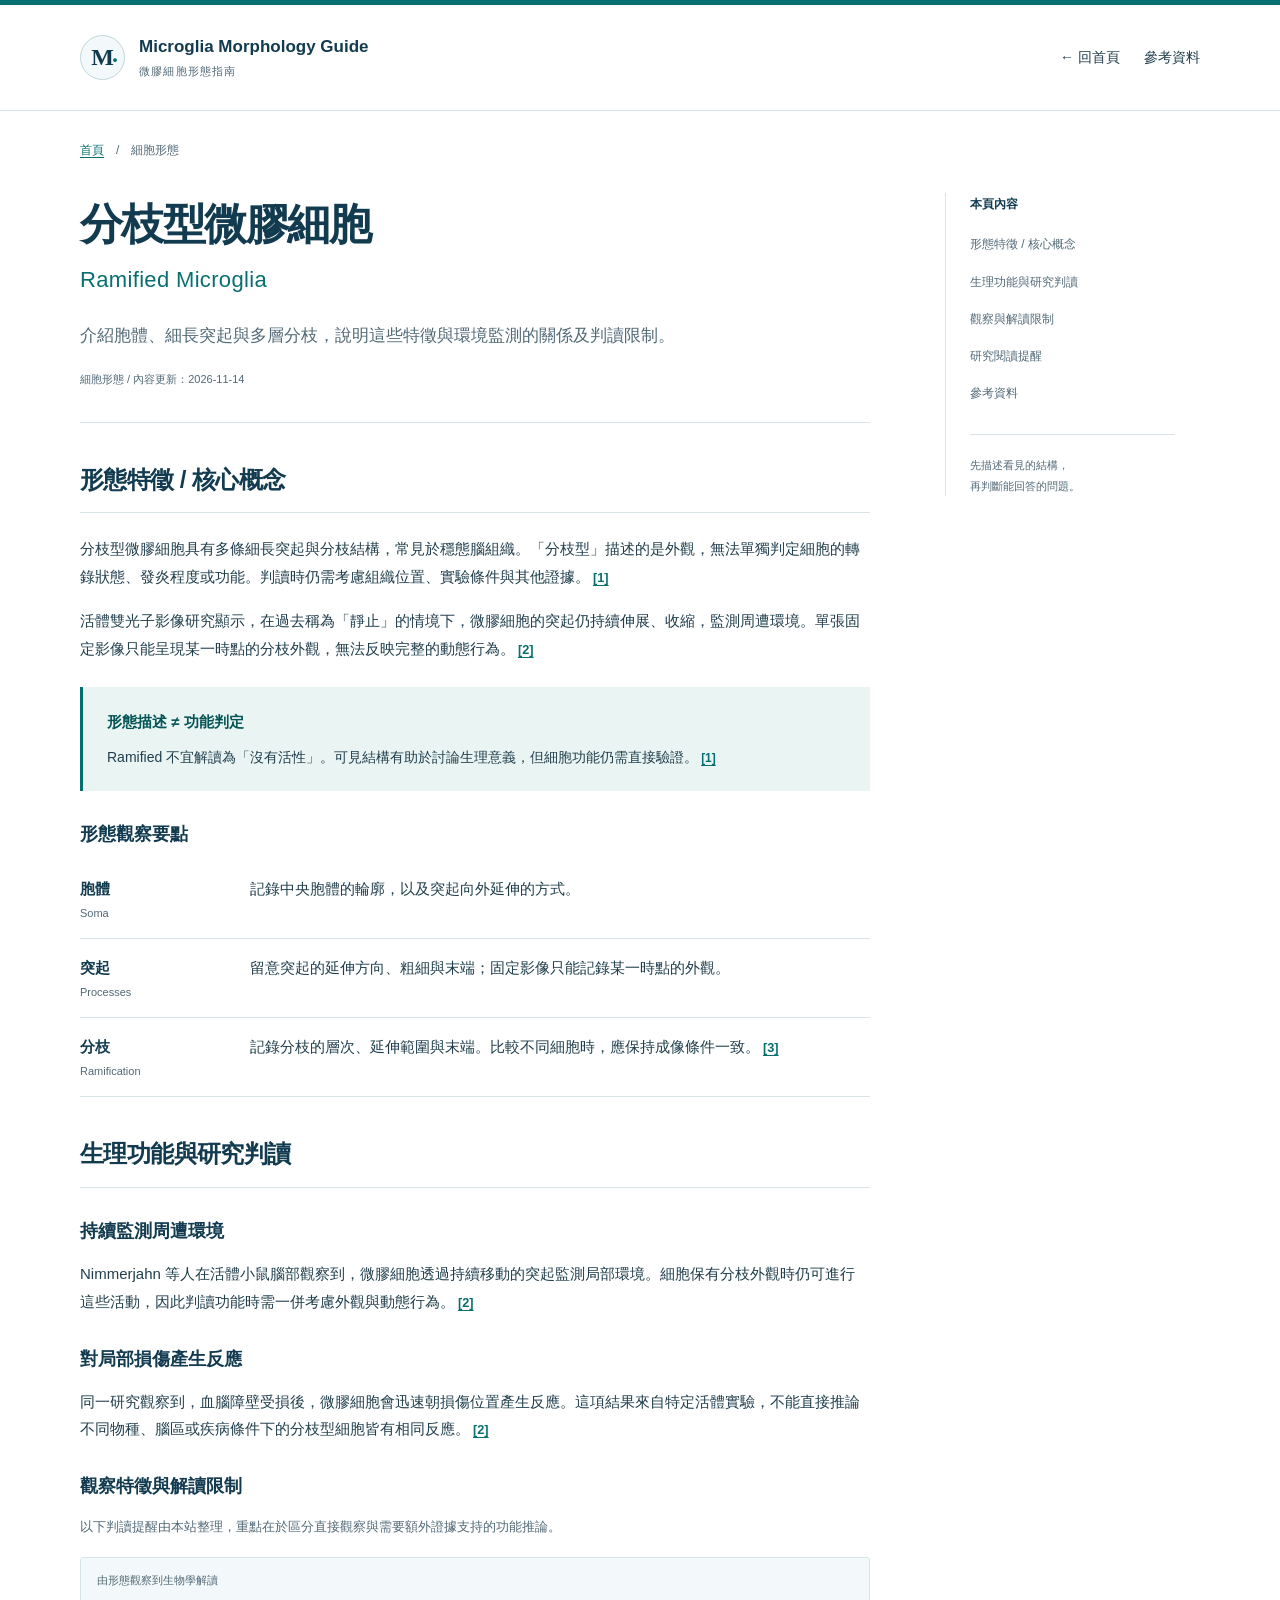
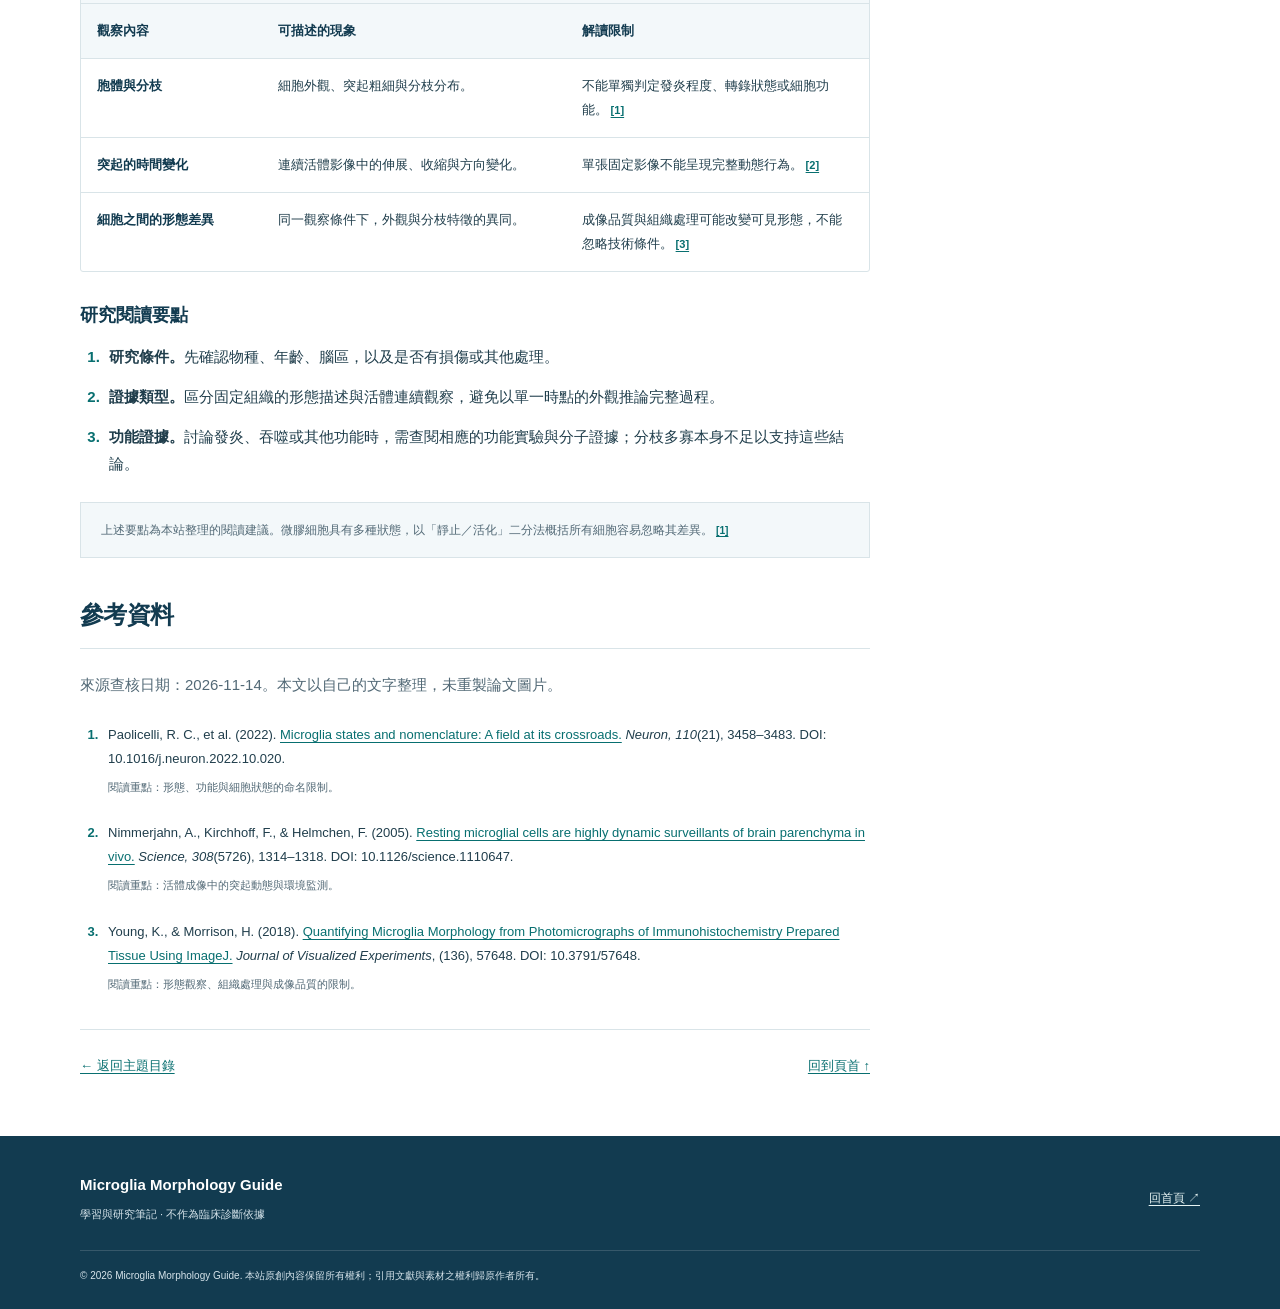
<file: pages/ramified-microglia.html>
<!doctype html>
<html lang="zh-Hant">
<head>
  <meta charset="utf-8">
  <meta name="viewport" content="width=device-width, initial-scale=1">
  <meta name="description" content="認識分枝型微膠細胞（Ramified Microglia）的胞體、突起與分枝結構，了解其動態環境監測、生理意義及形態判讀限制。">
  <meta name="theme-color" content="#123b50">
  <title>分枝型微膠細胞 Ramified Microglia | Microglia Morphology Guide</title>
  <link rel="stylesheet" href="../css/style.css">
</head>
<body>
  <a class="skip-link" href="#main-content">跳至主要內容</a>
  <header class="site-header">
    <div class="container header-inner">
      <a class="brand" href="../index.html" aria-label="Microglia Morphology Guide 首頁">
        <span class="brand-mark" aria-hidden="true">M<span>·</span></span>
        <span>Microglia Morphology Guide<span class="brand-subtitle">微膠細胞形態指南</span></span>
      </a>
      <nav class="main-nav" aria-label="主要導覽"><a href="../index.html">← 回首頁</a><a href="#references">參考資料</a></nav>
    </div>
  </header>

  <main id="main-content" class="container article-main" tabindex="-1">
    <nav class="breadcrumbs" aria-label="麵包屑"><a href="../index.html">首頁</a><span aria-hidden="true">/</span><span>細胞形態</span></nav>
    <div class="article-layout">
      <article class="article-content">
        <header class="article-heading">
          <h1>分枝型微膠細胞<span class="english-title" lang="en">Ramified Microglia</span></h1>
          <p class="article-lead">介紹胞體、細長突起與多層分枝，說明這些特徵與環境監測的關係及判讀限制。</p>
          <p class="metadata">細胞形態<span aria-hidden="true"> / </span>內容更新：<time datetime="2026-11-14">2026-11-14</time></p>
        </header>

        <section id="concept" class="article-section" aria-labelledby="concept-title">
          <h2 id="concept-title">形態特徵 / 核心概念</h2>
          <p>分枝型微膠細胞具有多條細長突起與分枝結構，常見於穩態腦組織。「分枝型」描述的是外觀，無法單獨判定細胞的轉錄狀態、發炎程度或功能。判讀時仍需考慮組織位置、實驗條件與其他證據。<a class="citation" href="#ref-1" aria-label="參考資料 1">[1]</a></p>
          <p>活體雙光子影像研究顯示，在過去稱為「靜止」的情境下，微膠細胞的突起仍持續伸展、收縮，監測周遭環境。單張固定影像只能呈現某一時點的分枝外觀，無法反映完整的動態行為。<a class="citation" href="#ref-2" aria-label="參考資料 2">[2]</a></p>

          <div class="callout"><strong>形態描述 ≠ 功能判定</strong><p>Ramified 不宜解讀為「沒有活性」。可見結構有助於討論生理意義，但細胞功能仍需直接驗證。<a class="citation" href="#ref-1" aria-label="參考資料 1">[1]</a></p></div>

          <h3>形態觀察要點</h3>
          <dl class="feature-list">
            <div><dt>胞體 <span lang="en">Soma</span></dt><dd>記錄中央胞體的輪廓，以及突起向外延伸的方式。</dd></div>
            <div><dt>突起 <span lang="en">Processes</span></dt><dd>留意突起的延伸方向、粗細與末端；固定影像只能記錄某一時點的外觀。</dd></div>
            <div><dt>分枝 <span lang="en">Ramification</span></dt><dd>記錄分枝的層次、延伸範圍與末端。比較不同細胞時，應保持成像條件一致。<a class="citation" href="#ref-3" aria-label="參考資料 3">[3]</a></dd></div>
          </dl>
        </section>

        <section id="physiology" class="article-section" aria-labelledby="physiology-title">
          <h2 id="physiology-title">生理功能與研究判讀</h2>
          <h3>持續監測周遭環境</h3>
          <p>Nimmerjahn 等人在活體小鼠腦部觀察到，微膠細胞透過持續移動的突起監測局部環境。細胞保有分枝外觀時仍可進行這些活動，因此判讀功能時需一併考慮外觀與動態行為。<a class="citation" href="#ref-2" aria-label="參考資料 2">[2]</a></p>
          <h3>對局部損傷產生反應</h3>
          <p>同一研究觀察到，血腦障壁受損後，微膠細胞會迅速朝損傷位置產生反應。這項結果來自特定活體實驗，不能直接推論不同物種、腦區或疾病條件下的分枝型細胞皆有相同反應。<a class="citation" href="#ref-2" aria-label="參考資料 2">[2]</a></p>

          <h3 id="observation">觀察特徵與解讀限制</h3>
          <p class="table-intro">以下判讀提醒由本站整理，重點在於區分直接觀察與需要額外證據支持的功能推論。</p>
          <div class="table-scroll" role="region" aria-label="微膠細胞觀察與判讀限制表，可橫向捲動" tabindex="0">
            <table>
              <caption>由形態觀察到生物學解讀</caption>
              <thead><tr><th scope="col">觀察內容</th><th scope="col">可描述的現象</th><th scope="col">解讀限制</th></tr></thead>
              <tbody>
                <tr><th scope="row">胞體與分枝</th><td>細胞外觀、突起粗細與分枝分布。</td><td>不能單獨判定發炎程度、轉錄狀態或細胞功能。<a class="citation" href="#ref-1" aria-label="參考資料 1">[1]</a></td></tr>
                <tr><th scope="row">突起的時間變化</th><td>連續活體影像中的伸展、收縮與方向變化。</td><td>單張固定影像不能呈現完整動態行為。<a class="citation" href="#ref-2" aria-label="參考資料 2">[2]</a></td></tr>
                <tr><th scope="row">細胞之間的形態差異</th><td>同一觀察條件下，外觀與分枝特徵的異同。</td><td>成像品質與組織處理可能改變可見形態，不能忽略技術條件。<a class="citation" href="#ref-3" aria-label="參考資料 3">[3]</a></td></tr>
              </tbody>
            </table>
          </div>

          <h3 id="reading-notes">研究閱讀要點</h3>
          <ol class="workflow-list">
            <li><strong>研究條件。</strong>先確認物種、年齡、腦區，以及是否有損傷或其他處理。</li>
            <li><strong>證據類型。</strong>區分固定組織的形態描述與活體連續觀察，避免以單一時點的外觀推論完整過程。</li>
            <li><strong>功能證據。</strong>討論發炎、吞噬或其他功能時，需查閱相應的功能實驗與分子證據；分枝多寡本身不足以支持這些結論。</li>
          </ol>
          <p class="small-note">上述要點為本站整理的閱讀建議。微膠細胞具有多種狀態，以「靜止／活化」二分法概括所有細胞容易忽略其差異。<a class="citation" href="#ref-1" aria-label="參考資料 1">[1]</a></p>
        </section>

        <section id="references" class="article-section" aria-labelledby="references-title">
          <h2 id="references-title">參考資料</h2>
          <p class="metadata">來源查核日期：2026-11-14。本文以自己的文字整理，未重製論文圖片。</p>
          <ol class="references">
            <li id="ref-1"><span>Paolicelli, R. C., et al. (2022).</span> <a href="https://pubmed.ncbi.nlm.nih.gov/36327895/" lang="en">Microglia states and nomenclature: A field at its crossroads.</a> <cite lang="en">Neuron, 110</cite>(21), 3458–3483. DOI: 10.1016/j.neuron.2022.10.020.<p>閱讀重點：形態、功能與細胞狀態的命名限制。</p></li>
            <li id="ref-2"><span>Nimmerjahn, A., Kirchhoff, F., &amp; Helmchen, F. (2005).</span> <a href="https://doi.org/10.1126/science.1110647" lang="en">Resting microglial cells are highly dynamic surveillants of brain parenchyma in vivo.</a> <cite lang="en">Science, 308</cite>(5726), 1314–1318. DOI: 10.1126/science.1110647.<p>閱讀重點：活體成像中的突起動態與環境監測。</p></li>
            <li id="ref-3"><span>Young, K., &amp; Morrison, H. (2018).</span> <a href="https://pmc.ncbi.nlm.nih.gov/articles/PMC6103256/" lang="en">Quantifying Microglia Morphology from Photomicrographs of Immunohistochemistry Prepared Tissue Using ImageJ.</a> <cite lang="en">Journal of Visualized Experiments</cite>, (136), 57648. DOI: 10.3791/57648.<p>閱讀重點：形態觀察、組織處理與成像品質的限制。</p></li>
          </ol>
        </section>
        <nav class="article-bottom" aria-label="文章結尾導覽"><a href="../index.html#topics">← 返回主題目錄</a><a href="#main-content">回到頁首 ↑</a></nav>
      </article>

      <aside class="article-sidebar" aria-label="本頁目錄">
        <div class="sidebar-inner"><p class="sidebar-title">本頁內容</p><nav aria-label="頁內導覽"><a href="#concept">形態特徵 / 核心概念</a><a href="#physiology">生理功能與研究判讀</a><a href="#observation">觀察與解讀限制</a><a href="#reading-notes">研究閱讀提醒</a><a href="#references">參考資料</a></nav><p class="sidebar-note">先描述看見的結構，<br>再判斷能回答的問題。</p></div>
      </aside>
    </div>
  </main>

  <footer class="site-footer">
    <div class="container footer-inner"><div><p class="footer-brand">Microglia Morphology Guide</p><p>學習與研究筆記 · 不作為臨床診斷依據</p></div><a href="../index.html">回首頁 ↗</a></div>
    <div class="container copyright"><p>© 2026 Microglia Morphology Guide. 本站原創內容保留所有權利；引用文獻與素材之權利歸原作者所有。</p></div>
  </footer>
</body>
</html>
</file>
<file: css/style.css>
:root {
  color-scheme: light;
  --navy: #123b50;
  --teal: #086f70;
  --teal-dark: #055557;
  --ink: #203e4c;
  --muted: #526976;
  --line: #d9e4e8;
  --soft: #f3f8fa;
  --teal-soft: #eaf5f3;
  --white: #fff;
  --container: 1120px;
}

* { box-sizing: border-box; }
html { scroll-behavior: smooth; scroll-padding-top: 24px; }
body { margin: 0; background: var(--white); color: var(--ink); font-family: -apple-system, BlinkMacSystemFont, "Segoe UI", "Noto Sans TC", "Microsoft JhengHei", sans-serif; font-size: 16px; line-height: 1.85; -webkit-font-smoothing: antialiased; }
a { color: var(--teal); text-underline-offset: .23em; text-decoration-thickness: 1px; }
a:hover { color: var(--teal-dark); }
a:focus-visible, [tabindex="0"]:focus-visible { outline: 3px solid var(--teal); outline-offset: 5px; border-radius: 2px; }
main:focus { outline: none; }
::selection { background: #cce8e3; color: var(--navy); }
h1, h2, h3, p { margin: 0; }
h1, h2, h3 { color: var(--navy); line-height: 1.45; }
h1 { font-size: clamp(2rem, 3.7vw, 2.9rem); font-weight: 700; letter-spacing: -.035em; }
h2 { font-size: 1.7rem; letter-spacing: -.025em; }
h3 { font-size: 1.18rem; }
strong { font-weight: 650; }
.container { width: min(var(--container), calc(100% - 64px)); margin-inline: auto; }
.skip-link { position: absolute; top: -100px; left: 20px; z-index: 10; padding: 10px 20px; background: var(--navy); color: white; }
.skip-link:focus { top: 12px; color: white; }
.site-header { border-top: 5px solid var(--teal); border-bottom: 1px solid var(--line); background: white; }
.header-inner { min-height: 105px; display: flex; align-items: center; justify-content: space-between; gap: 28px; padding-block: 20px; }
.brand { display: flex; align-items: center; gap: 14px; color: var(--navy); font-size: 17px; font-weight: 700; line-height: 1.45; text-decoration: none; }
.brand-mark { flex-shrink: 0; display: grid; place-items: center; width: 45px; height: 45px; border: 1px solid #bfd7da; border-radius: 50%; color: var(--navy); background: var(--soft); font-family: Georgia, serif; font-size: 24px; position: relative; }
.brand-mark > span { position: absolute; color: var(--teal); right: 6px; bottom: 1px; }
.brand-subtitle { display: block; font-size: 11px; letter-spacing: .11em; font-weight: 400; color: var(--muted); margin-top: 5px; }
.main-nav { display: flex; flex-wrap: wrap; gap: 24px; font-size: 14px; }
.main-nav a { color: var(--ink); text-decoration: none; }
.main-nav a:hover { color: var(--teal); text-decoration: underline; }
.hero { background: var(--soft); border-bottom: 1px solid var(--line); }
.hero-inner { display: grid; grid-template-columns: 1.6fr 1fr; gap: 70px; padding-block: 72px; align-items: center; }
.hero-copy h1 { line-height: 1.5; }
.accent { color: var(--teal); }
.hero-description { color: var(--muted); margin-top: 22px; font-size: 16px; line-height: 1.95; }
.button { display: inline-flex; align-items: center; gap: 30px; margin-top: 28px; padding: 12px 23px; background: var(--teal); color: white; text-decoration: none; font-size: 14px; font-weight: 600; border-radius: 3px; }
.button:hover { background: var(--teal-dark); color: white; }
.button span { font-size: 20px; line-height: 1; }
.hero-note { margin-top: 16px; font-size: 12px; color: var(--muted); }
.reading-path { border-left: 1px solid #c6d8de; padding-left: 38px; }
.reading-path h2 { font-size: 16px; margin-bottom: 22px; }
.reading-path ol { margin: 0; padding: 0; list-style: none; }
.reading-path li { display: flex; gap: 19px; margin-top: 23px; }
.path-number { color: var(--teal); font-size: 12px; font-weight: 600; padding-top: 4px; font-variant-numeric: tabular-nums; }
.reading-path strong { font-size: 16px; }
.reading-path li div > span { display: block; font-size: 11px; letter-spacing: .06em; color: var(--teal); line-height: 1.6; }
.reading-path p { font-size: 13px; color: var(--muted); margin-top: 6px; }
.section { padding-block: 58px; }
.section-heading { display: flex; align-items: flex-end; justify-content: space-between; gap: 24px; margin-bottom: 28px; }
.section-heading > p { font-size: 13px; color: var(--muted); padding-bottom: 3px; }
.section-index { font-size: 10px; letter-spacing: .16em; font-weight: 650; color: var(--teal); margin-bottom: 9px; }
.topic-list { list-style: none; padding: 0; margin: 0; border-top: 1px solid var(--line); }
.topic-item { display: grid; grid-template-columns: 72px 1fr; gap: 22px; padding: 30px 6px; border-bottom: 1px solid var(--line); }
.topic-number { font-size: 36px; font-family: Georgia, serif; line-height: 1.2; color: #9cb7c0; }
.topic-kind { font-size: 11px; color: var(--teal); margin-bottom: 7px; letter-spacing: .04em; }
.topic-item h3 { font-size: 21px; margin-bottom: 9px; }
.topic-item h3 a { display: block; color: var(--navy); text-decoration: none; padding-right: 35px; position: relative; }
.topic-item h3 a:hover { color: var(--teal); text-decoration: underline; }
.topic-item h3 span[lang] { font-size: 14px; font-weight: 400; color: var(--muted); margin-left: 14px; }
.topic-arrow { position: absolute; right: 5px; top: 0; color: var(--teal); font-size: 24px; font-weight: 400; }
.topic-item > div > p:not(.topic-kind) { color: var(--muted); font-size: 14px; }
.topic-item .topic-meta { margin-top: 13px; font-size: 11px !important; letter-spacing: .02em; }
.section-note { font-size: 12px; color: var(--muted); margin-top: 18px; }
.scope-section { background: var(--soft); border-block: 1px solid var(--line); }
.scope-grid { display: grid; grid-template-columns: 1fr 1fr; gap: 46px; }
.scope-panel + .scope-panel { border-left: 1px solid var(--line); padding-left: 46px; }
.panel-label { display: block; color: var(--teal); letter-spacing: .12em; font-size: 10px; font-weight: 650; margin-bottom: 12px; }
.scope-panel h3 { margin-bottom: 14px; }
.scope-panel p { font-size: 14px; color: var(--muted); }
.scope-panel .scope-detail { margin-top: 18px; padding-top: 17px; border-top: 1px solid var(--line); font-size: 12px; }
.guide-grid { display: grid; grid-template-columns: repeat(4, 1fr); list-style: none; gap: 32px; padding: 0; margin: 0; }
.guide-number { font-size: 11px; color: var(--teal); display: block; margin-bottom: 12px; }
.guide-grid h3 { font-size: 15px; margin-bottom: 8px; }
.guide-grid p { font-size: 13px; color: var(--muted); }
.editorial-note { display: flex; gap: 30px; align-items: baseline; padding-top: 26px; margin-top: 38px; border-top: 1px solid var(--line); }
.editorial-note > strong { white-space: nowrap; font-size: 13px; color: var(--navy); }
.editorial-note p { font-size: 12px; color: var(--muted); }
.site-footer { background: var(--navy); color: #d5e3ea; padding-top: 35px; }
.footer-inner { display: flex; align-items: center; justify-content: space-between; gap: 30px; padding-bottom: 26px; }
.footer-inner p { font-size: 11px; }
.footer-inner .footer-brand { color: white; font-size: 15px; font-weight: 600; margin-bottom: 5px; }
.site-footer a { color: #e7f4f3; font-size: 12px; }
.copyright { padding-block: 16px 23px; border-top: 1px solid #36586a; font-size: 10px; color: #d5e3ea; }

/* 主題頁共用樣式 */
.article-main { padding-top: 28px; padding-bottom: 58px; }
.breadcrumbs { display: flex; gap: 12px; flex-wrap: wrap; color: var(--muted); font-size: 12px; margin-bottom: 32px; }
.article-layout { display: grid; grid-template-columns: minmax(0, 790px) minmax(0, 230px); gap: 75px; }
.article-content { min-width: 0; }
.article-heading { padding-bottom: 32px; border-bottom: 1px solid var(--line); }
.article-heading h1 { font-size: clamp(2rem, 3.5vw, 2.7rem); }
.english-title { display: block; font-size: .51em; letter-spacing: .015em; font-weight: 400; color: var(--teal); margin-top: 8px; }
.article-lead { font-size: 17px; color: var(--muted); margin-top: 24px; }
.metadata { font-size: 11px; color: var(--muted); margin-top: 18px; }
.article-section { margin-top: 40px; scroll-margin-top: 25px; }
.article-section h2 { font-size: 24px; padding-bottom: 15px; border-bottom: 1px solid var(--line); margin-bottom: 22px; }
.article-section h3 { margin-top: 30px; margin-bottom: 13px; font-size: 18px; }
.article-section > p { margin-top: 16px; }
.article-section p, .article-section li, .feature-list { font-size: 15px; }
.citation { font-size: .85em; font-weight: 600; margin-left: 3px; white-space: nowrap; }
.callout { border-left: 3px solid var(--teal); background: var(--teal-soft); padding: 20px 24px; margin-block: 25px; }
.callout > strong { color: var(--teal-dark); font-size: 15px; }
.callout > p { margin-top: 8px; font-size: 14px; }
.feature-list { margin: 0; }
.feature-list > div { display: grid; grid-template-columns: 150px minmax(0, 1fr); gap: 20px; padding: 15px 0; border-bottom: 1px solid var(--line); }
.feature-list dt { color: var(--navy); font-weight: 600; }
.feature-list dt span { display: block; font-size: 11px; font-weight: 400; color: var(--muted); }
.feature-list dd { margin: 0; }
.table-scroll { overflow-x: auto; margin-top: 18px; border: 1px solid var(--line); border-radius: 3px; }
table { width: 100%; border-collapse: collapse; font-size: 13px; min-width: 550px; text-align: left; }
caption { padding: 12px 16px; text-align: left; font-size: 11px; color: var(--muted); background: var(--soft); }
th, td { padding: 15px 16px; vertical-align: top; border-top: 1px solid var(--line); line-height: 1.85; }
thead { background: var(--soft); color: var(--navy); }
thead th { font-weight: 650; }
tbody th { width: 23%; font-weight: 600; color: var(--navy); }
tbody td { width: 38.5%; }
.article-section .table-intro { color: var(--muted); font-size: 13px; }
.workflow-list, .content-list { padding-left: 24px; margin-block: 15px 0; }
.workflow-list li, .content-list li { padding-left: 5px; margin-block: 12px; }
.workflow-list li::marker { color: var(--teal); font-weight: 600; }
.article-section .small-note { background: var(--soft); border: 1px solid var(--line); padding: 16px 20px; font-size: 12px; color: var(--muted); margin-top: 24px; }
.references { padding-left: 22px; margin-top: 24px; }
.references li { padding-left: 6px; margin-bottom: 24px; scroll-margin-top: 25px; overflow-wrap: anywhere; font-size: 13px; }
.references li > p { font-size: 11px; color: var(--muted); margin-top: 6px; }
.references li::marker { color: var(--teal); font-weight: 600; }
.article-bottom { border-top: 1px solid var(--line); margin-top: 35px; padding-top: 24px; display: flex; flex-wrap: wrap; gap: 20px; justify-content: space-between; font-size: 13px; }
.sidebar-inner { position: sticky; top: 30px; border-left: 1px solid var(--line); padding-left: 24px; }
.sidebar-title { font-size: 12px; font-weight: 650; color: var(--navy); margin-bottom: 18px; }
.article-sidebar nav { display: flex; flex-direction: column; gap: 15px; }
.article-sidebar a { text-decoration: none; font-size: 12px; color: var(--muted); }
.article-sidebar a:hover { color: var(--teal); text-decoration: underline; }
.sidebar-note { font-size: 11px; color: var(--muted); margin-top: 30px; padding-top: 20px; border-top: 1px solid var(--line); }

@media (max-width: 1000px) {
  .header-inner { flex-wrap: wrap; gap: 18px; }
  .hero-inner { gap: 35px; }
  .reading-path { padding-left: 25px; }
  .article-layout { grid-template-columns: minmax(0, 1fr) 190px; gap: 35px; }
  .guide-grid { gap: 22px; }
}

@media (max-width: 760px) {
  .container { width: calc(100% - 40px); }
  .header-inner { padding-block: 18px; gap: 18px; }
  .brand { font-size: 14px; gap: 10px; }
  .brand-mark { width: 39px; height: 39px; font-size: 21px; }
  .brand-subtitle { font-size: 10px; letter-spacing: .04em; }
  .main-nav { gap: 22px; font-size: 12px; }
  .hero-inner { grid-template-columns: 1fr; padding-block: 42px; gap: 35px; }
  .hero-copy h1 { font-size: clamp(1.65rem, 5.8vw, 2.5rem); }
  .hero-description { font-size: 14px; margin-top: 18px; }
  .desktop-break { display: none; }
  .reading-path { border-left: 0; border-top: 1px solid #c6d8de; padding-left: 0; padding-top: 25px; }
  .reading-path h2 { margin-bottom: 16px; }
  .reading-path li { margin-top: 17px; }
  .section { padding-block: 38px; }
  .section-heading { display: block; margin-bottom: 22px; }
  .section-heading > p { margin-top: 12px; }
  h2 { font-size: 1.45rem; }
  .topic-item { grid-template-columns: 38px 1fr; gap: 12px; padding-block: 25px; }
  .topic-number { font-size: 28px; }
  .topic-item h3 { font-size: 19px; }
  .topic-item h3 span[lang] { display: block; font-size: 12px; margin: 5px 0 0; }
  .topic-item .topic-meta { font-size: 10px !important; }
  .scope-grid { grid-template-columns: 1fr; gap: 28px; }
  .scope-panel + .scope-panel { border-left: 0; border-top: 1px solid var(--line); padding-left: 0; padding-top: 25px; }
  .guide-grid { grid-template-columns: 1fr 1fr; gap: 26px 22px; }
  .editorial-note { display: block; margin-top: 28px; padding-top: 22px; }
  .editorial-note p { margin-top: 9px; }
  .footer-inner { align-items: flex-start; gap: 16px; }
  .footer-inner > a { white-space: nowrap; }
  .footer-inner .footer-brand { font-size: 13px; }
  .copyright { font-size: 10px; }
  .article-main { padding-top: 22px; padding-bottom: 38px; }
  .breadcrumbs { margin-bottom: 25px; }
  .article-layout { display: flex; flex-direction: column; gap: 0; }
  .article-sidebar { order: -1; margin-bottom: 30px; }
  .sidebar-inner { position: static; border-left: 0; padding: 0 0 22px; border-bottom: 1px solid var(--line); }
  .sidebar-title { margin-bottom: 10px; }
  .article-sidebar nav { flex-direction: row; flex-wrap: wrap; gap: 10px 20px; }
  .sidebar-note { display: none; }
  .article-heading h1 { font-size: 2rem; }
  .article-lead { font-size: 15px; margin-top: 20px; }
  .article-section h2 { font-size: 21px; }
  .article-section { margin-top: 32px; }
  .feature-list > div { grid-template-columns: 1fr; gap: 7px; }
  .feature-list dt span { display: inline; margin-left: 8px; }
  .callout { padding: 17px 18px; }
}

@media (prefers-reduced-motion: reduce) {
  html { scroll-behavior: auto; }
}

/* HTML lesson slides */
.lesson-deck { max-width: 880px; margin-inline: auto; }
.lesson-slide {
  min-height: min(80vh, 46rem);
  display: flex;
  flex-direction: column;
  gap: 1rem;
  padding: clamp(1.15rem, 4.5vw, 3.5rem);
  margin-bottom: 1.5rem;
  border: 1px solid var(--line);
  border-top: 4px solid var(--teal);
  background: var(--soft);
}
.lesson-slide > .metadata { margin: 0; }
.lesson-slide h2 { font-size: clamp(1.55rem, 4vw, 2.35rem); }
.lesson-slide li + li { margin-top: .65rem; }
.lesson-slide ul, .lesson-slide ol { margin: 0; padding-inline-start: 1.5rem; }
.slide-lead { font-size: clamp(1.05rem, 2.5vw, 1.3rem); }
.slide-compare {
  display: grid;
  grid-template-columns: repeat(auto-fit, minmax(min(100%, 13rem), 1fr));
  gap: .75rem;
  margin: 0;
}
.slide-compare > div, .lesson-slide details {
  padding: .8rem 1rem;
  border: 1px solid var(--line);
  background: var(--white);
}
.slide-compare dt { color: var(--navy); font-weight: 650; }
.slide-compare dd { margin: 0; }
.lesson-slide summary { cursor: pointer; color: var(--teal-dark); font-weight: 650; }
.lesson-slide details p { margin-top: .65rem; }
.slide-nav { display: flex; flex-wrap: wrap; gap: .5rem 1rem; margin-top: auto; padding-top: .5rem; }
.slide-nav a { display: inline-flex; align-items: center; min-height: 44px; padding-inline: .65rem; }

@media (prefers-reduced-motion: reduce) {
  html:has(.lesson-deck) { scroll-behavior: auto; }
}
</file>
